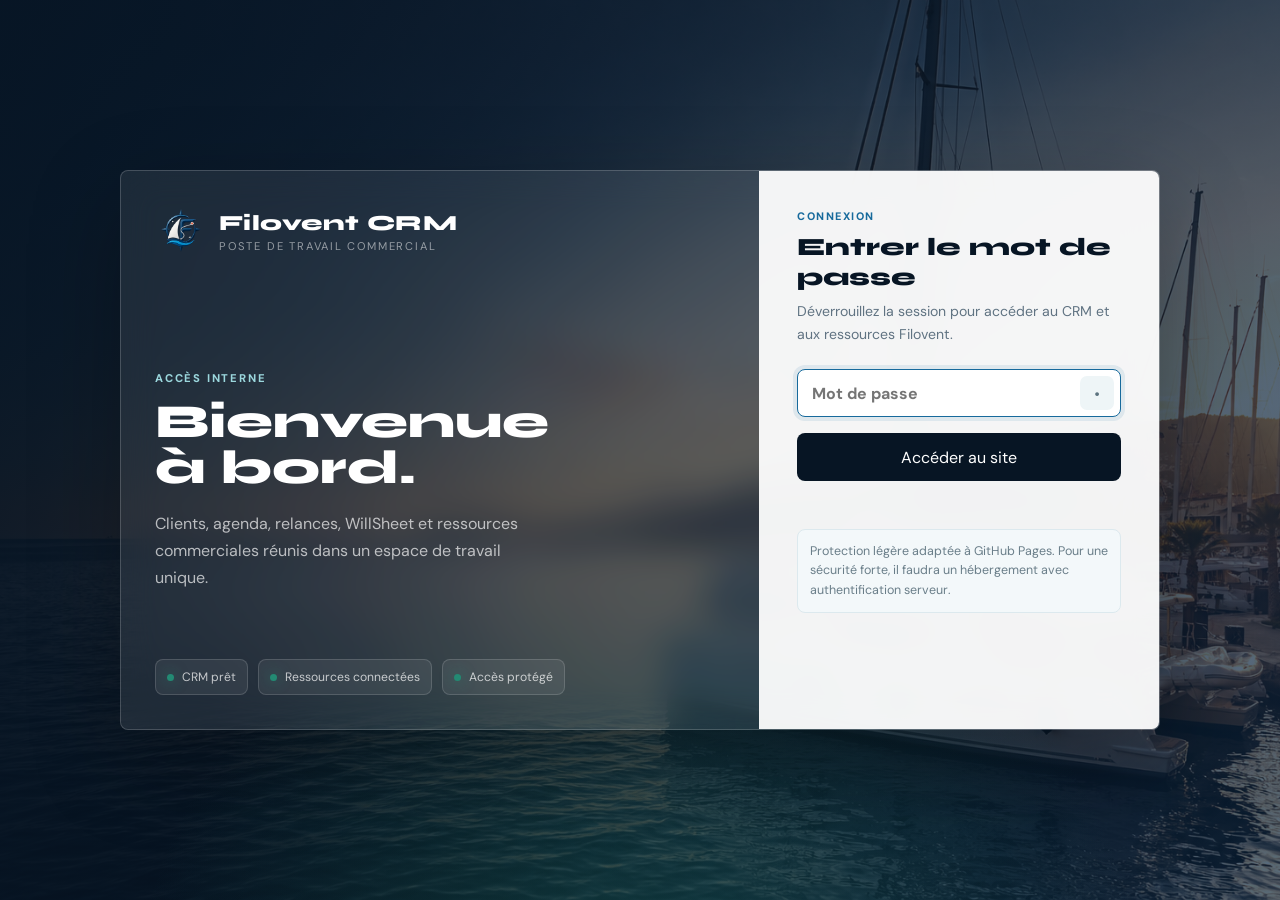
<file: index.html>
<!DOCTYPE html>
<html lang="fr">
<head>
<meta charset="UTF-8">
<meta name="viewport" content="width=device-width, initial-scale=1.0">
<title>Filovent — Accès CRM</title>
<link rel="icon" href="assets/filovent-mark.png">
<link rel="preconnect" href="https://fonts.googleapis.com">
<link href="https://fonts.googleapis.com/css2?family=Syne:wght@700;800&family=DM+Sans:wght@400;500;700&display=swap" rel="stylesheet">
<style>
*,*::before,*::after{box-sizing:border-box;margin:0;padding:0}
:root{--nav:#071524;--nav2:#0b2642;--accent:#176a9c;--green:#238a73;--gold:#c9913a;--red:#d85d4a;--line:rgba(255,255,255,.18)}
html,body{min-height:100%;font-family:'DM Sans',system-ui,sans-serif;color:#fff;background:#071524}
body{display:grid;place-items:center;overflow:hidden}
.shell{position:relative;width:100%;min-height:100vh;display:grid;place-items:center;padding:28px;isolation:isolate}
.shell::before{content:"";position:absolute;inset:0;background:linear-gradient(110deg,rgba(7,21,36,.94),rgba(7,21,36,.72) 48%,rgba(11,38,66,.68)),url("assets/filovent-hero-marina.png") center/cover;z-index:-2}
.shell::after{content:"";position:absolute;inset:0;background:radial-gradient(circle at 50% 115%,rgba(35,138,115,.32),transparent 42%);z-index:-1}
.login{width:min(1040px,100%);display:grid;grid-template-columns:minmax(0,1fr) 400px;min-height:560px;border:1px solid var(--line);background:rgba(255,255,255,.08);backdrop-filter:blur(18px);box-shadow:0 30px 90px rgba(0,0,0,.28);border-radius:8px;overflow:hidden}
.panel{padding:34px;display:flex;flex-direction:column}
.brand{display:flex;align-items:center;gap:12px;margin-bottom:auto}
.brand img{width:52px;height:52px;object-fit:contain}
.brand-name{font-family:'Syne',sans-serif;font-size:1.35rem;font-weight:800;letter-spacing:.02em}
.brand-sub{font-size:.7rem;text-transform:uppercase;letter-spacing:.16em;color:rgba(255,255,255,.52);margin-top:3px}
.hero-copy{max-width:440px;margin:70px 0 24px}
.eyebrow{font-size:.7rem;font-weight:800;letter-spacing:.16em;text-transform:uppercase;color:#9bd7dd;margin-bottom:14px}
h1{font-family:'Syne',sans-serif;font-size:clamp(2.35rem,3.7vw,3.45rem);line-height:.98;font-weight:800;letter-spacing:0;max-width:100%;overflow-wrap:normal}
.lead{font-size:1rem;line-height:1.7;color:rgba(255,255,255,.68);margin-top:18px;max-width:390px}
.status-row{display:flex;gap:10px;flex-wrap:wrap;margin-top:auto}
.status{display:flex;align-items:center;gap:8px;border:1px solid rgba(255,255,255,.15);background:rgba(255,255,255,.07);border-radius:8px;padding:9px 11px;font-size:.76rem;color:rgba(255,255,255,.72)}
.dot{width:7px;height:7px;border-radius:50%;background:var(--green);box-shadow:0 0 14px rgba(35,138,115,.8)}
.form-panel{background:rgba(255,255,255,.94);color:#102033;padding:38px;justify-content:center}
.form-kicker{font-size:.68rem;font-weight:800;letter-spacing:.14em;text-transform:uppercase;color:var(--accent);margin-bottom:9px}
.form-title{font-family:'Syne',sans-serif;font-size:1.55rem;font-weight:800;color:var(--nav);margin-bottom:8px}
.form-text{font-size:.88rem;line-height:1.6;color:#607382;margin-bottom:24px}
.field{position:relative;margin-bottom:12px}
.field input{width:100%;height:48px;border-radius:8px;border:1px solid #d6e4ea;background:#fff;padding:0 46px 0 14px;font:inherit;font-weight:700;color:var(--nav);outline:none;transition:.16s}
.field input:focus{border-color:var(--accent);box-shadow:0 0 0 4px rgba(23,106,156,.1)}
.field button{position:absolute;right:7px;top:7px;width:34px;height:34px;border:none;border-radius:7px;background:#eef5f7;color:#5d7480;cursor:pointer;font-weight:800}
.unlock{width:100%;height:48px;border:none;border-radius:8px;background:var(--nav);color:#fff;font-weight:800;font:inherit;cursor:pointer;transition:.16s;margin-top:4px}
.unlock:hover{background:var(--nav2);transform:translateY(-1px)}
.error{min-height:20px;color:var(--red);font-size:.78rem;font-weight:700;margin-top:10px}
.hint{margin-top:18px;padding:12px;border-radius:8px;background:#f3f8fa;border:1px solid #dce9ee;color:#6a7e89;font-size:.78rem;line-height:1.55}
@media(max-width:900px){body{overflow:auto}.shell{padding:14px}.login{grid-template-columns:1fr;min-height:0}.panel{padding:24px}.hero-copy{margin:46px 0 24px}.form-panel{padding:26px}.status-row{display:none}h1{font-size:clamp(2.15rem,10vw,3rem)}}
</style>
</head>
<body>
<main class="shell">
  <section class="login">
    <div class="panel">
      <div class="brand">
        <img src="assets/filovent-mark.png" alt="">
        <div>
          <div class="brand-name">Filovent CRM</div>
          <div class="brand-sub">Poste de travail commercial</div>
        </div>
      </div>
      <div class="hero-copy">
        <div class="eyebrow">Accès interne</div>
        <h1>Bienvenue à bord.</h1>
        <p class="lead">Clients, agenda, relances, WillSheet et ressources commerciales réunis dans un espace de travail unique.</p>
      </div>
      <div class="status-row">
        <div class="status"><span class="dot"></span> CRM prêt</div>
        <div class="status"><span class="dot"></span> Ressources connectées</div>
        <div class="status"><span class="dot"></span> Accès protégé</div>
      </div>
    </div>
    <form class="form-panel" onsubmit="unlock(event)">
      <div class="form-kicker">Connexion</div>
      <div class="form-title">Entrer le mot de passe</div>
      <p class="form-text">Déverrouillez la session pour accéder au CRM et aux ressources Filovent.</p>
      <div class="field">
        <input id="password" type="password" autocomplete="current-password" placeholder="Mot de passe" autofocus>
        <button type="button" onclick="togglePassword()" aria-label="Afficher le mot de passe">•</button>
      </div>
      <button class="unlock" type="submit">Accéder au site</button>
      <div class="error" id="error"></div>
      <div class="hint">Protection légère adaptée à GitHub Pages. Pour une sécurité forte, il faudra un hébergement avec authentification serveur.</div>
    </form>
  </section>
</main>
<script>
const SITE_PASSWORD='file au vent';
const AUTH_KEY='filovent_site_auth';
const requested=new URLSearchParams(location.search).get('next')||'';
const DESTINATION=requested&&!requested.includes('://')&&!requested.startsWith('/')?requested:'agenda.html';
function unlock(event){
  event.preventDefault();
  const input=document.getElementById('password');
  const error=document.getElementById('error');
  if(input.value.trim()===SITE_PASSWORD){
    sessionStorage.setItem(AUTH_KEY,'ok');
    error.textContent='';
    window.location.href=DESTINATION;
  }else{
    error.textContent='Mot de passe incorrect.';
    input.select();
  }
}
function togglePassword(){
  const input=document.getElementById('password');
  input.type=input.type==='password'?'text':'password';
  input.focus();
}
</script>
</body>
</html>
</file>
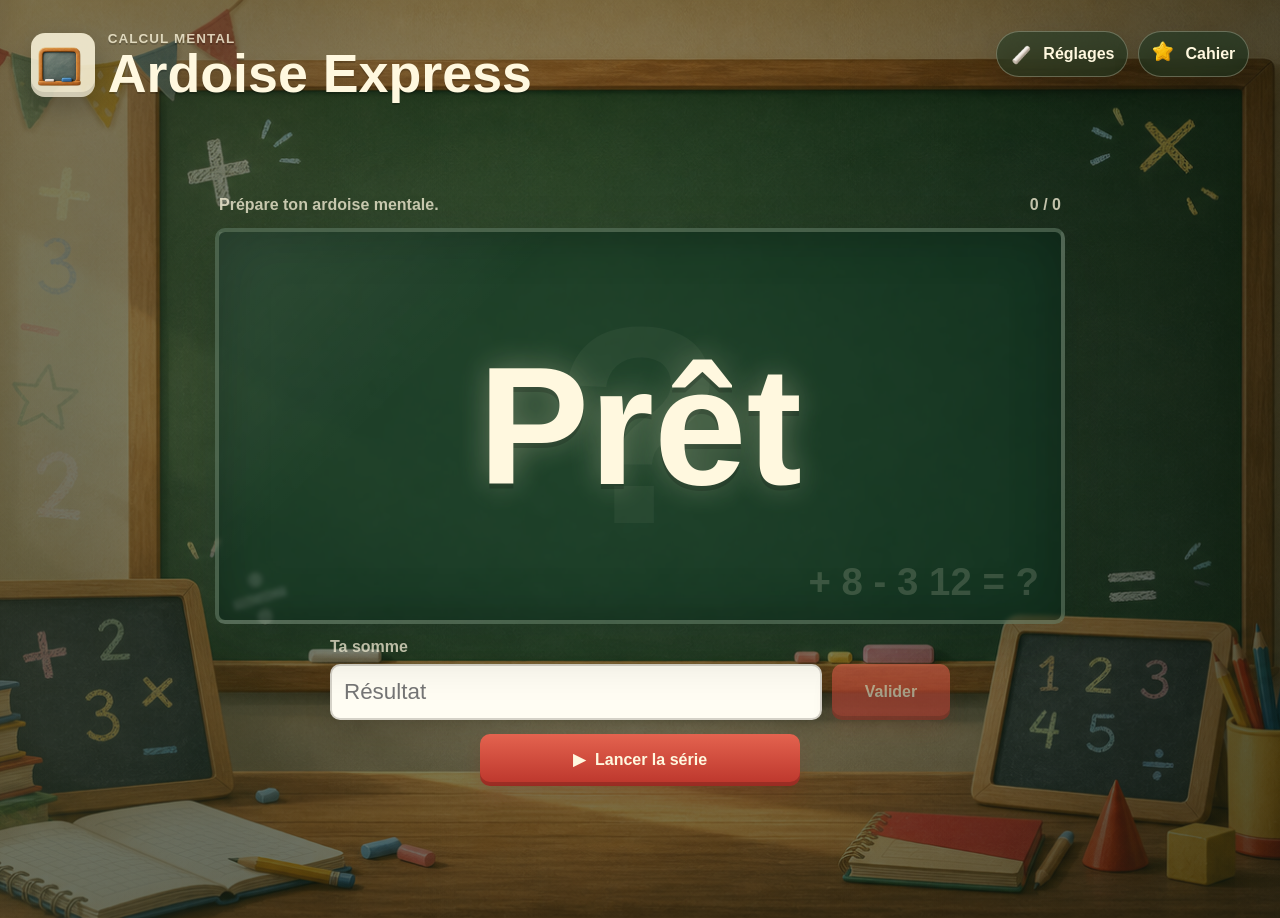
<file: mental-math-school/index.html>
<!doctype html>
<html lang="fr">
  <head>
    <meta charset="UTF-8" />
    <meta name="viewport" content="width=device-width, initial-scale=1.0" />
    <title>Ardoise Express - Calcul mental</title>
    <link rel="stylesheet" href="styles.css" />
  </head>
  <body>
    <main class="app-shell">
      <section class="hero-board" aria-label="Jeu de calcul mental">
        <div class="top-bar">
          <div class="brand-lockup">
            <img class="brand-mark" src="assets/icon-slate.png" alt="" />
            <div>
              <p class="eyebrow">Calcul mental</p>
              <h1>Ardoise Express</h1>
            </div>
          </div>
          <div class="quick-actions" aria-label="Actions rapides">
            <button class="ghost-action" id="settingsButton" type="button" aria-controls="settingsDrawer" aria-expanded="false">
              <img src="assets/icon-chalk.png" alt="" />
              Réglages
            </button>
            <button class="ghost-action" id="notebookButton" type="button" aria-controls="notebookDrawer" aria-expanded="false">
              <img src="assets/icon-star.png" alt="" />
              Cahier
            </button>
          </div>
        </div>

        <div class="game-grid" id="gameArea">
          <section class="play-stage" aria-label="Tableau de jeu">
            <div class="chalk-status">
              <span id="statusText">Prépare ton ardoise mentale.</span>
              <span id="progressText">0 / 0</span>
            </div>

            <div class="number-window" id="numberWindow">
              <span class="number-ghost">?</span>
              <strong id="currentNumber">Prêt</strong>
            </div>

            <form class="answer-form" id="answerForm">
              <label for="answerInput">Ta somme</label>
              <div class="answer-row">
                <input id="answerInput" type="number" inputmode="numeric" placeholder="Résultat" disabled />
                <button id="checkButton" type="submit" disabled>Valider</button>
              </div>
            </form>

            <div class="result-slate" id="resultSlate" hidden>
              <span>Résultat</span>
              <strong id="resultValue">0</strong>
              <p id="resultMessage"></p>
            </div>

            <button class="primary-action stage-start" id="startButton" type="button">
              <span aria-hidden="true">▶</span>
              Lancer la série
            </button>
          </section>
        </div>

        <aside class="drawer drawer-left" id="settingsDrawer" aria-label="Réglages de la partie" hidden>
          <div class="settings-panel">
            <div class="panel-title">
              <img class="panel-icon" src="assets/icon-chalk.png" alt="" />
              <h2>Réglages</h2>
            </div>

            <label class="field-group">
              <span>Niveau</span>
              <select id="levelSelect">
                <option value="easy">CP - Doux</option>
                <option value="medium" selected>CE1/CE2 - Agile</option>
                <option value="hard">CM1/CM2 - Rapide</option>
              </select>
            </label>

            <label class="field-group">
              <span>Nombre de chiffres</span>
              <input id="lengthInput" type="range" min="4" max="14" value="7" />
              <output id="lengthValue">7</output>
            </label>

            <label class="field-group">
              <span>Vitesse</span>
              <input id="speedInput" type="range" min="450" max="1800" step="50" value="1000" />
              <output id="speedValue">1.0 s</output>
            </label>

            <label class="toggle-row">
              <input id="negativeToggle" type="checkbox" />
              <span>Inclure des nombres négatifs</span>
            </label>
          </div>
        </aside>

        <aside class="drawer drawer-right" id="notebookDrawer" aria-label="Progression" hidden>
          <div class="notebook-panel">
            <div class="panel-title">
              <img class="panel-icon" src="assets/icon-star.png" alt="" />
              <h2>Cahier</h2>
            </div>

            <div class="stats-list">
              <div>
                <span>Série</span>
                <strong id="roundCount">0</strong>
              </div>
              <div>
                <span>Bonnes réponses</span>
                <strong id="correctCount">0</strong>
              </div>
              <div>
                <span>Meilleure série</span>
                <strong id="bestStreak">0</strong>
              </div>
              <div>
                <span>Dernier total</span>
                <strong id="lastTotal">-</strong>
              </div>
            </div>

            <div class="history-block">
              <h3>Derniers essais</h3>
              <ol id="historyList"></ol>
            </div>
          </div>
        </aside>
      </section>
    </main>

    <script src="app.js"></script>
  </body>
</html>
</file>
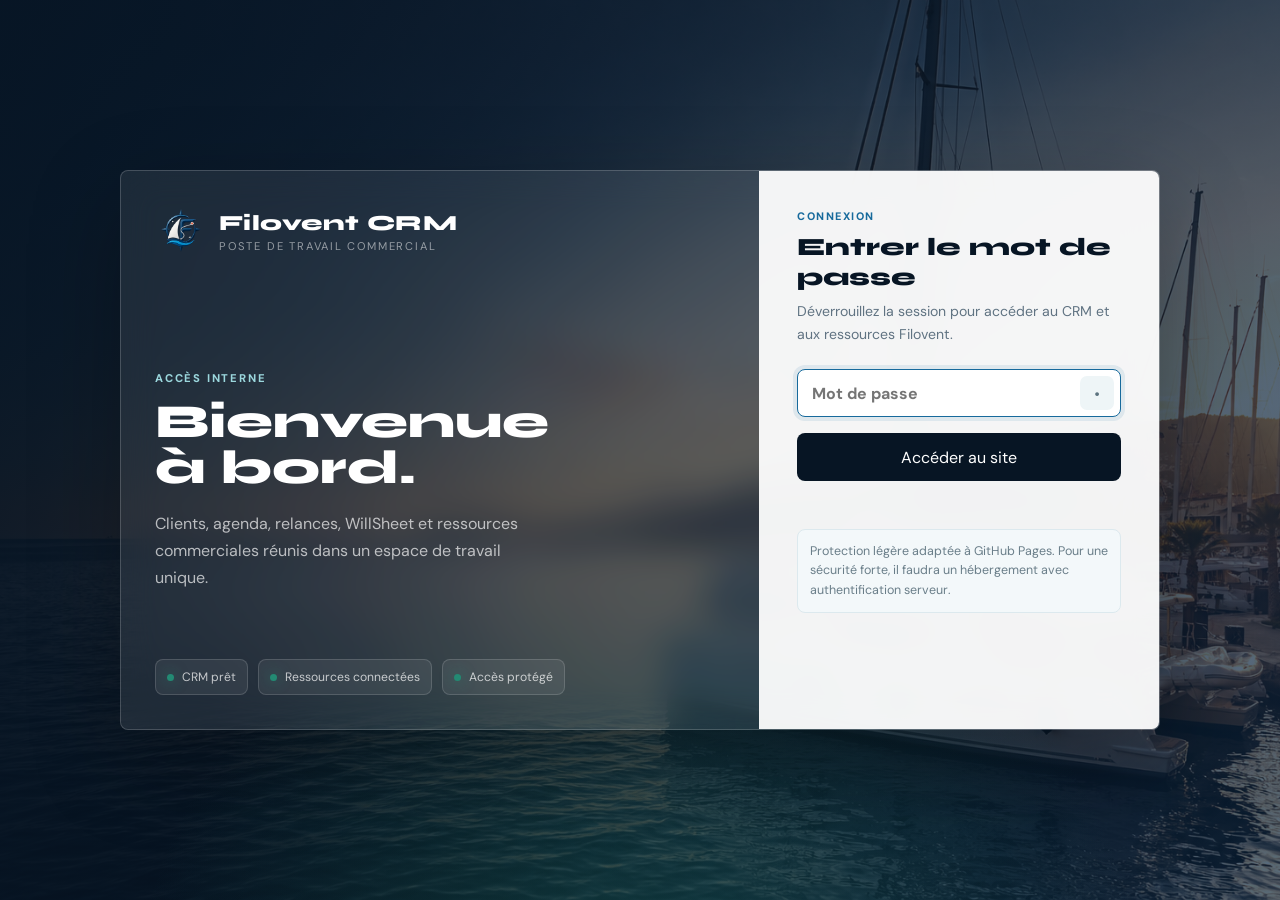
<file: elearning.html>
<!DOCTYPE html>
<html lang="fr">
<head>
<script>
(function(){
  if(sessionStorage.getItem('filovent_site_auth')!=='ok'){
    const here=location.pathname.split('/').pop()+location.search+location.hash;
    location.replace('index.html?next='+encodeURIComponent(here));
  }
})();
</script>
    <meta charset="UTF-8">
    <meta name="viewport" content="width=device-width, initial-scale=1.0">
    <title>Filovent — E-Learning</title>
    <link rel="icon" href="assets/filovent-mark.png">
    <link href="https://cdn.jsdelivr.net/npm/bootstrap@5.3.0/dist/css/bootstrap.min.css" rel="stylesheet">
    <link rel="stylesheet" href="https://cdn.jsdelivr.net/npm/bootstrap-icons@1.11.0/font/bootstrap-icons.css">
    <link href="https://fonts.googleapis.com/css2?family=Inter:wght@300;400;500;600;700&family=Syne:wght@700;800&display=swap" rel="stylesheet">
    <style>
        :root {
            --sidebar-width: 290px;
            --navy: #071524;
            --ocean: #0b2642;
            --sky: #e8f6f5;
            --sand: #f7f4ee;
            --wave: #176a9c;
            --coral: #d85d4a;
            --seafoam: #238a73;
            --gold: #c9913a;
            --bg: #f4f8fa;
            --card: #ffffff;
            --border: #d9e4ea;
            --text: #102033;
            --text-2: #394f60;
            --text-3: #7c909b;
            --sidebar-bg: #071524;
            --sidebar-border: rgba(255,255,255,0.09);
        }
        * { box-sizing: border-box; margin: 0; padding: 0; }
        body { min-height: 100vh; background: var(--bg); font-family: 'Inter', system-ui, sans-serif; color: var(--text); }
        ::-webkit-scrollbar { width: 5px; height: 5px; }
        ::-webkit-scrollbar-track { background: transparent; }
        ::-webkit-scrollbar-thumb { background: rgba(0,0,0,0.12); border-radius: 4px; }

        /* ─── SIDEBAR ─── */
        #sidebar {
            width: var(--sidebar-width); background: linear-gradient(180deg,rgba(7,21,36,.98),rgba(11,38,66,.96)),url("assets/filovent-hero-marina.png") center/cover;
            display: flex; flex-direction: column;
            position: fixed; height: 100vh; z-index: 1000;
            box-shadow: 3px 0 20px rgba(13,34,64,0.18);
        }
        .sidebar-header {
            padding: 22px 18px 16px; border-bottom: 1px solid var(--sidebar-border); text-align: center;
        }
        .sidebar-header a.back-link {
            display: inline-block; color: rgba(255,255,255,0.4); text-decoration: none;
            font-size: 0.75rem; margin-bottom: 10px; transition: color 0.15s;
        }
        .sidebar-header a.back-link:hover { color: rgba(255,255,255,0.8); }
        .sidebar-header .book-title {
            font-family: 'Syne', sans-serif; font-size: 1.35rem; font-weight: 800;
            color: white; letter-spacing: -0.01em;
        }
        .sidebar-header .tagline {
            font-size: 0.68rem; letter-spacing: 0.12em; text-transform: uppercase;
            color: rgba(255,255,255,0.38); margin-top: 8px; font-weight: 500;
            display: flex; align-items: center; gap: 6px; justify-content: center;
        }
        .sidebar-body { overflow-y: auto; flex-grow: 1; padding: 6px 0 20px; }

        .accordion-button {
            font-weight: 600; color: rgba(255,255,255,0.75) !important;
            padding: 9px 16px; background: transparent !important; box-shadow: none !important;
            font-size: 0.8rem; font-family: 'Inter', sans-serif; letter-spacing: 0.01em;
            transition: color 0.15s, background 0.15s;
        }
        .accordion-button:hover { color: white !important; background: rgba(255,255,255,0.04) !important; }
        .accordion-button::after { filter: brightness(0) invert(1); opacity: 0.3; width: 12px; height: 12px; background-size: 12px; }
        .accordion-button:not(.collapsed) { color: white !important; background: rgba(255,255,255,0.06) !important; }
        .accordion-button:not(.collapsed)::after { opacity: 0.6; }
        .accordion-item { border: none; border-bottom: 1px solid var(--sidebar-border); background: transparent; }
        .accordion-body { padding: 2px 0 8px; }

        .dest-link {
            display: flex; align-items: center; gap: 8px;
            padding: 6px 16px 6px 32px;
            color: rgba(255,255,255,0.48); text-decoration: none;
            font-size: 0.8rem; transition: all 0.15s; position: relative;
            border-radius: 0 6px 6px 0; margin-right: 8px;
        }
        .dest-link:hover { color: rgba(255,255,255,0.92); background: rgba(255,255,255,0.06); }
        .dest-link.active { color: white; font-weight: 600; background: rgba(201,145,58,0.32); }
        .dest-link.active::before {
            content: ''; position: absolute; left: 0; top: 0;
            height: 100%; width: 3px; background: var(--gold);
        }
        .dest-link .score-badge {
            margin-left: auto; font-size: 0.65rem; padding: 1px 6px;
            border-radius: 20px; font-weight: 600;
        }
        .dest-link .score-badge.perfect { background: rgba(26,155,114,0.3); color: #5ecba5; }
        .dest-link .score-badge.partial { background: rgba(201,145,58,0.3); color: #e0b870; }
        .dest-link .score-badge.none { background: transparent; color: transparent; }

        /* ─── MAIN CONTENT ─── */
        #main-content { margin-left: var(--sidebar-width); padding: 36px 48px; min-height: 100vh; }
        .section-panel { display: none; animation: fadeIn 0.25s ease; max-width: 960px; margin: 0 auto; }
        .section-panel.active { display: block; }
        @keyframes fadeIn { from { opacity: 0; transform: translateY(8px); } to { opacity: 1; transform: translateY(0); } }

        .page-header { margin-bottom: 28px; padding-bottom: 22px; border-bottom: 2px solid var(--border); }
        .page-header h1 { font-family: 'Syne', sans-serif; font-size: 1.85rem; font-weight: 800; color: var(--navy); line-height: 1.2; }
        .page-header .subtitle { font-size: 0.88rem; color: var(--text-3); margin-top: 6px; }

        /* ─── HOME CARDS ─── */
        .module-grid { display: grid; grid-template-columns: repeat(auto-fill, minmax(280px, 1fr)); gap: 16px; margin-top: 24px; }
        .module-card {
            background: var(--card); border: 1px solid var(--border); border-radius: 14px;
            padding: 22px 24px; cursor: pointer; transition: all 0.2s;
            box-shadow: 0 1px 6px rgba(13,34,64,0.05);
        }
        .module-card:hover { transform: translateY(-3px); box-shadow: 0 6px 20px rgba(13,34,64,0.1); border-color: var(--gold); }
        .module-card .mc-icon { font-size: 1.6rem; margin-bottom: 10px; }
        .module-card .mc-title { font-family: 'Syne', sans-serif; font-weight: 800; font-size: 1rem; color: var(--navy); margin-bottom: 6px; }
        .module-card .mc-desc { font-size: 0.8rem; color: var(--text-3); line-height: 1.5; margin-bottom: 12px; }
        .module-card .mc-meta { display: flex; gap: 10px; font-size: 0.7rem; color: var(--text-3); }
        .module-card .mc-meta span { display: flex; align-items: center; gap: 4px; }
        .mc-progress { height: 4px; background: var(--border); border-radius: 2px; margin-top: 12px; overflow: hidden; }
        .mc-progress-bar { height: 100%; border-radius: 2px; transition: width 0.4s; }
        .mc-progress-bar.green { background: var(--seafoam); }
        .mc-progress-bar.gold { background: var(--gold); }

        /* ─── STATS ─── */
        .stats-row { display: grid; grid-template-columns: repeat(4, 1fr); gap: 16px; margin-bottom: 32px; }
        .stat-card {
            border-radius: 14px; padding: 20px 22px;
            box-shadow: 0 1px 6px rgba(13,34,64,0.05);
        }
        .stat-card.navy { background: var(--navy); color: white; }
        .stat-card.white { background: white; border: 1px solid var(--border); }
        .stat-num { font-size: 2rem; font-weight: 800; font-family: 'Syne', sans-serif; line-height: 1; }
        .stat-label { font-size: 0.8rem; opacity: 0.7; margin-top: 2px; }

        /* ─── QUIZ PANEL ─── */
        .quiz-container { max-width: 720px; }
        .quiz-progress { display: flex; align-items: center; gap: 12px; margin-bottom: 24px; }
        .quiz-progress-bar { flex: 1; height: 6px; background: var(--border); border-radius: 3px; overflow: hidden; }
        .quiz-progress-fill { height: 100%; background: var(--gold); border-radius: 3px; transition: width 0.4s; }
        .quiz-progress-text { font-size: 0.8rem; color: var(--text-3); font-weight: 600; white-space: nowrap; }

        .quiz-question {
            background: var(--card); border: 1px solid var(--border); border-radius: 16px;
            padding: 28px 32px; margin-bottom: 20px;
            box-shadow: 0 2px 10px rgba(13,34,64,0.06);
        }
        .quiz-question h3 {
            font-family: 'Syne', sans-serif; font-size: 1.1rem; font-weight: 800;
            color: var(--navy); margin-bottom: 6px;
        }
        .quiz-question .q-text { font-size: 0.92rem; color: var(--text); line-height: 1.7; margin-bottom: 20px; }

        .q-option {
            display: block; width: 100%; text-align: left;
            padding: 14px 18px; margin-bottom: 10px;
            border: 2px solid var(--border); border-radius: 12px;
            background: white; cursor: pointer; font-size: 0.88rem;
            color: var(--text); transition: all 0.2s; font-family: 'Inter', sans-serif;
        }
        .q-option:hover:not(.locked) { border-color: var(--gold); background: #fffaf0; }
        .q-option.selected { border-color: var(--wave); background: var(--sky); font-weight: 600; }
        .q-option.correct { border-color: var(--seafoam); background: #e8f7f1; }
        .q-option.incorrect { border-color: var(--coral); background: #fdf0ee; opacity: 0.7; }
        .q-option.locked { cursor: default; }

        .q-explanation {
            display: none; padding: 16px 18px; border-radius: 12px;
            font-size: 0.85rem; line-height: 1.7; margin-top: 16px;
        }
        .q-explanation.show { display: block; }
        .q-explanation.correct-exp { background: #e8f7f1; border-left: 3px solid var(--seafoam); color: var(--text-2); }
        .q-explanation.incorrect-exp { background: #fdf0ee; border-left: 3px solid var(--coral); color: var(--text-2); }

        .quiz-actions { display: flex; gap: 12px; margin-top: 24px; }
        .btn-quiz {
            padding: 10px 24px; border-radius: 10px; font-size: 0.88rem;
            font-weight: 600; border: none; cursor: pointer; transition: all 0.2s;
            font-family: 'Inter', sans-serif;
        }
        .btn-quiz.primary { background: var(--gold); color: white; }
        .btn-quiz.primary:hover { background: #b8822e; }
        .btn-quiz.secondary { background: white; border: 1px solid var(--border); color: var(--text-2); }
        .btn-quiz.secondary:hover { background: var(--bg); }

        /* ─── RESULTS ─── */
        .results-card {
            background: var(--card); border: 1px solid var(--border); border-radius: 16px;
            padding: 36px; text-align: center;
            box-shadow: 0 2px 10px rgba(13,34,64,0.06);
        }
        .results-score { font-family: 'Syne', sans-serif; font-size: 3rem; font-weight: 800; }
        .results-score.good { color: var(--seafoam); }
        .results-score.ok { color: var(--gold); }
        .results-score.bad { color: var(--coral); }
        .results-label { color: var(--text-3); font-size: 0.9rem; margin-top: 4px; }
        .results-message { font-size: 1rem; color: var(--text); margin: 20px 0; font-weight: 500; }

        /* ─── HOME LINK ─── */
        #home-link {
            display: inline-flex; align-items: center; gap: 6px;
            padding: 5px 14px; border-radius: 8px; margin: 8px 10px 4px;
            background: rgba(201,145,58,0.2); color: #e0b870;
            font-size: 0.8rem; font-weight: 600; text-decoration: none;
            transition: all 0.15s;
        }
        #home-link:hover { background: rgba(201,145,58,0.35); color: white; }

        @media (max-width: 768px) {
            #sidebar { display: none; }
            #main-content { margin-left: 0; padding: 20px 16px; }
            .stats-row { grid-template-columns: repeat(2, 1fr); }
        }
    </style>
    <link rel="stylesheet" href="assets/resource-shell.css">
</head>
<body>

<!-- ═══════ SIDEBAR ═══════ -->
<div id="sidebar">
    <div class="sidebar-header">
        <a href="agenda.html" class="resource-top-link"><i class="bi bi-arrow-left"></i> CRM 2.0</a>
        <div class="resource-brand">
            <img src="assets/filovent-mark.png" alt="">
            <div>
                <div class="resource-title">Learning</div>
                <div class="resource-subtitle">Modules de formation</div>
            </div>
        </div>
        <div class="resource-switcher">
            <a href="greenbook.html"><span>📗</span>Greenbook</a>
            <a href="bluebook.html"><span>📘</span>Bluebook</a>
            <a href="itineraires.html"><span>🧭</span>Itinéraires</a>
            <a class="active" href="elearning.html"><span>🎓</span>Learning</a>
        </div>
    </div>

    <div class="sidebar-body">
        <div style="padding:8px 10px 4px">
            <a href="#" id="home-link">🏠 Accueil</a>
        </div>
        <div class="accordion" id="sidebarAccordion">

            <!-- Module 1: Greenbook - Destinations -->
            <div class="accordion-item">
                <h2 class="accordion-header">
                    <button class="accordion-button collapsed" type="button" data-bs-toggle="collapse" data-bs-target="#accGB1">📗 Destinations — France</button>
                </h2>
                <div id="accGB1" class="accordion-collapse collapse">
                    <div class="accordion-body">
                        <a href="#" class="dest-link" data-section="quiz-bretagne">Bretagne <span class="score-badge none" id="badge-quiz-bretagne"></span></a>
                        <a href="#" class="dest-link" data-section="quiz-corse">Corse <span class="score-badge none" id="badge-quiz-corse"></span></a>
                        <a href="#" class="dest-link" data-section="quiz-cotedazur">Côte d'Azur <span class="score-badge none" id="badge-quiz-cotedazur"></span></a>
                    </div>
                </div>
            </div>

            <div class="accordion-item">
                <h2 class="accordion-header">
                    <button class="accordion-button collapsed" type="button" data-bs-toggle="collapse" data-bs-target="#accGB2">📗 Destinations — Croatie</button>
                </h2>
                <div id="accGB2" class="accordion-collapse collapse">
                    <div class="accordion-body">
                        <a href="#" class="dest-link" data-section="quiz-split">Split / Trogir <span class="score-badge none" id="badge-quiz-split"></span></a>
                        <a href="#" class="dest-link" data-section="quiz-zadar">Zadar / Kornati <span class="score-badge none" id="badge-quiz-zadar"></span></a>
                        <a href="#" class="dest-link" data-section="quiz-dubrovnik">Dubrovnik <span class="score-badge none" id="badge-quiz-dubrovnik"></span></a>
                    </div>
                </div>
            </div>

            <div class="accordion-item">
                <h2 class="accordion-header">
                    <button class="accordion-button collapsed" type="button" data-bs-toggle="collapse" data-bs-target="#accGB3">📗 Destinations — Grèce</button>
                </h2>
                <div id="accGB3" class="accordion-collapse collapse">
                    <div class="accordion-body">
                        <a href="#" class="dest-link" data-section="quiz-ioniennes">Ioniennes <span class="score-badge none" id="badge-quiz-ioniennes"></span></a>
                        <a href="#" class="dest-link" data-section="quiz-cyclades">Cyclades <span class="score-badge none" id="badge-quiz-cyclades"></span></a>
                        <a href="#" class="dest-link" data-section="quiz-saronique">Golfe Saronique <span class="score-badge none" id="badge-quiz-saronique"></span></a>
                    </div>
                </div>
            </div>

            <div class="accordion-item">
                <h2 class="accordion-header">
                    <button class="accordion-button collapsed" type="button" data-bs-toggle="collapse" data-bs-target="#accGB4">📗 Destinations — Italie / Espagne</button>
                </h2>
                <div id="accGB4" class="accordion-collapse collapse">
                    <div class="accordion-body">
                        <a href="#" class="dest-link" data-section="quiz-toscane">Italie Continentale <span class="score-badge none" id="badge-quiz-toscane"></span></a>
                        <a href="#" class="dest-link" data-section="quiz-sardaigne">Sardaigne <span class="score-badge none" id="badge-quiz-sardaigne"></span></a>
                        <a href="#" class="dest-link" data-section="quiz-sicile">Sicile & Éoliennes <span class="score-badge none" id="badge-quiz-sicile"></span></a>
                        <a href="#" class="dest-link" data-section="quiz-baleares">Baléares <span class="score-badge none" id="badge-quiz-baleares"></span></a>
                    </div>
                </div>
            </div>

            <div class="accordion-item">
                <h2 class="accordion-header">
                    <button class="accordion-button collapsed" type="button" data-bs-toggle="collapse" data-bs-target="#accGB5">📗 Destinations — Caraïbes & Océan Indien</button>
                </h2>
                <div id="accGB5" class="accordion-collapse collapse">
                    <div class="accordion-body">
                        <a href="#" class="dest-link" data-section="quiz-martinique">Martinique <span class="score-badge none" id="badge-quiz-martinique"></span></a>
                        <a href="#" class="dest-link" data-section="quiz-bvi">Îles Vierges (BVI) <span class="score-badge none" id="badge-quiz-bvi"></span></a>
                        <a href="#" class="dest-link" data-section="quiz-seychelles">Seychelles <span class="score-badge none" id="badge-quiz-seychelles"></span></a>
                    </div>
                </div>
            </div>

            <div class="accordion-item">
                <h2 class="accordion-header">
                    <button class="accordion-button collapsed" type="button" data-bs-toggle="collapse" data-bs-target="#accGB6">📗 Destinations — Turquie</button>
                </h2>
                <div id="accGB6" class="accordion-collapse collapse">
                    <div class="accordion-body">
                        <a href="#" class="dest-link" data-section="quiz-turquie">Côtes Lycienne & Carienne <span class="score-badge none" id="badge-quiz-turquie"></span></a>
                    </div>
                </div>
            </div>

            <!-- Module 2: Bluebook sections -->
            <div class="accordion-item">
                <h2 class="accordion-header">
                    <button class="accordion-button collapsed" type="button" data-bs-toggle="collapse" data-bs-target="#accBB1">📘 Budgeting & Prix</button>
                </h2>
                <div id="accBB1" class="accordion-collapse collapse">
                    <div class="accordion-body">
                        <a href="#" class="dest-link" data-section="quiz-budgeting">Budget & tarifs <span class="score-badge none" id="badge-quiz-budgeting"></span></a>
                    </div>
                </div>
            </div>

            <div class="accordion-item">
                <h2 class="accordion-header">
                    <button class="accordion-button collapsed" type="button" data-bs-toggle="collapse" data-bs-target="#accBB2">📘 Vocabulaire Nautique</button>
                </h2>
                <div id="accBB2" class="accordion-collapse collapse">
                    <div class="accordion-body">
                        <a href="#" class="dest-link" data-section="quiz-vocab-greement">Gréement <span class="score-badge none" id="badge-quiz-vocab-greement"></span></a>
                        <a href="#" class="dest-link" data-section="quiz-vocab-interieur">Intérieur & Cockpit <span class="score-badge none" id="badge-quiz-vocab-interieur"></span></a>
                        <a href="#" class="dest-link" data-section="quiz-vocab-voiles">Voiles & Amarrage <span class="score-badge none" id="badge-quiz-vocab-voiles"></span></a>
                    </div>
                </div>
            </div>

            <div class="accordion-item">
                <h2 class="accordion-header">
                    <button class="accordion-button collapsed" type="button" data-bs-toggle="collapse" data-bs-target="#accBB3">📘 Chantiers & Modèles</button>
                </h2>
                <div id="accBB3" class="accordion-collapse collapse">
                    <div class="accordion-body">
                        <a href="#" class="dest-link" data-section="quiz-chantiers">Chantiers navals <span class="score-badge none" id="badge-quiz-chantiers"></span></a>
                    </div>
                </div>
            </div>

            <div class="accordion-item">
                <h2 class="accordion-header">
                    <button class="accordion-button collapsed" type="button" data-bs-toggle="collapse" data-bs-target="#accBB4">📘 Fluvial & Sunsail</button>
                </h2>
                <div id="accBB4" class="accordion-collapse collapse">
                    <div class="accordion-body">
                        <a href="#" class="dest-link" data-section="quiz-fluvial">Navigation fluviale <span class="score-badge none" id="badge-quiz-fluvial"></span></a>
                        <a href="#" class="dest-link" data-section="quiz-sunsail">Sunsail & Moorings <span class="score-badge none" id="badge-quiz-sunsail"></span></a>
                    </div>
                </div>
            </div>

            <div class="accordion-item">
                <h2 class="accordion-header">
                    <button class="accordion-button collapsed" type="button" data-bs-toggle="collapse" data-bs-target="#accBB5">📘 Charter Luxe</button>
                </h2>
                <div id="accBB5" class="accordion-collapse collapse">
                    <div class="accordion-body">
                        <a href="#" class="dest-link" data-section="quiz-luxury">Luxury Crewed Charter <span class="score-badge none" id="badge-quiz-luxury"></span></a>
                    </div>
                </div>
            </div>

        </div>
    </div>
</div>

<!-- ═══════ MAIN ═══════ -->
<div id="main-content">

<!-- HOME -->
<div class="section-panel active" id="panel-home">
    <div style="margin-bottom: 32px;">
        <div style="font-family:'Syne',sans-serif; font-size:0.8rem; font-weight:700; letter-spacing:0.12em; text-transform:uppercase; color:var(--gold); margin-bottom:6px;">Formation interactive</div>
        <h1 style="font-family:'Syne',sans-serif; font-size:2rem; font-weight:800; color:var(--navy); line-height:1.2; margin-bottom:10px;">🎓 E-Learning Filovent</h1>
        <p style="color:var(--text-2); font-size:0.97rem; max-width:600px; line-height:1.7;">Testez vos connaissances sur les destinations du Greenbook et les chapitres du Bluebook. Chaque module contient des QCM pour valider votre maîtrise.</p>
    </div>

    <div class="stats-row" id="global-stats">
        <div class="stat-card navy">
            <div class="stat-num" id="stat-modules">25</div>
            <div class="stat-label">modules</div>
        </div>
        <div class="stat-card white">
            <div class="stat-num" style="color:var(--gold);" id="stat-completed">0</div>
            <div class="stat-label" style="color:var(--text-3);">complétés</div>
        </div>
        <div class="stat-card white">
            <div class="stat-num" style="color:var(--seafoam);" id="stat-avg">—</div>
            <div class="stat-label" style="color:var(--text-3);">score moyen</div>
        </div>
        <div class="stat-card white">
            <div class="stat-num" style="color:var(--wave);" id="stat-perfect">0</div>
            <div class="stat-label" style="color:var(--text-3);">scores parfaits</div>
        </div>
    </div>

    <!-- Greenbook modules -->
    <div style="display:flex; align-items:center; gap:10px; margin-bottom:16px;">
        <span style="font-family:'Syne',sans-serif; font-weight:800; font-size:0.95rem; color:var(--navy);">📗 Greenbook — Destinations</span>
        <div style="flex:1; height:1px; background:var(--border);"></div>
    </div>
    <div class="module-grid" id="greenbook-modules"></div>

    <div style="display:flex; align-items:center; gap:10px; margin: 36px 0 16px;">
        <span style="font-family:'Syne',sans-serif; font-weight:800; font-size:0.95rem; color:var(--navy);">📘 Bluebook — Formation Commerciale</span>
        <div style="flex:1; height:1px; background:var(--border);"></div>
    </div>
    <div class="module-grid" id="bluebook-modules"></div>
</div>

<!-- Quiz panels will be injected here by JS -->
<div id="quiz-panels"></div>

</div>

<script src="https://cdn.jsdelivr.net/npm/bootstrap@5.3.0/dist/js/bootstrap.bundle.min.js"></script>
<script>
// ═══════════════════════════════════════════════════════════
// QUIZ DATA - comprehensive QCM for Greenbook + Bluebook
// ═══════════════════════════════════════════════════════════
const quizData = {
    "quiz-bretagne": {
        "title": "🇫🇷 Bretagne",
        "source": "greenbook",
        "icon": "⛵",
        "desc": "Atlantique, marées et navigation en Bretagne",
        "questions": [
            {
                "q": "Quel est le niveau requis pour naviguer en Bretagne ?",
                "options": [
                    "Débutant",
                    "Intermédiaire",
                    "Expérimenté",
                    "Tous niveaux"
                ],
                "correct": 2,
                "explanation": "La Bretagne est réservée aux navigateurs expérimentés en raison des marées fortes et des courants."
            },
            {
                "q": "Quel est le marnage maximum au Nord de la Bretagne ?",
                "options": [
                    "5 mètres",
                    "10 mètres",
                    "15 mètres",
                    "20 mètres"
                ],
                "correct": 2,
                "explanation": "Le marnage peut atteindre 15m au Nord, 5m au Sud."
            },
            {
                "q": "Quel est le vent dominant en Bretagne ?",
                "options": [
                    "Mistral",
                    "Tramontane",
                    "Suroît / Noroît (Ouest)",
                    "Sirocco"
                ],
                "correct": 2,
                "explanation": "Le vent dominant souffle d'Ouest à Est, du Sud-Ouest (Suroît) ou Nord-Ouest (Noroît)."
            },
            {
                "q": "Faut-il un permis bateau pour naviguer en France ?",
                "options": [
                    "Oui, obligatoire",
                    "Non, pas obligatoire",
                    "Seulement en Bretagne",
                    "Seulement pour les catamarans"
                ],
                "correct": 1,
                "explanation": "Le permis bateau n'est pas obligatoire en France, mais une bonne expérience nautique est requise."
            },
            {
                "q": "Quelle vitesse peuvent atteindre les courants au Raz Blanchard ?",
                "options": [
                    "3 nœuds",
                    "7 nœuds",
                    "12 nœuds",
                    "18 nœuds"
                ],
                "correct": 2,
                "explanation": "Les courants au Raz Blanchard peuvent atteindre 12 nœuds."
            },
            {
                "q": "Quelle est la force du vent habituelle en Bretagne ?",
                "options": [
                    "Force 1-2",
                    "Force 2-3",
                    "Force 4-5 (11-21 nœuds)",
                    "Force 7-8"
                ],
                "correct": 2,
                "explanation": "Vent souvent force 4 ou 5 (11 à 21 nœuds), 30 à 40 km/h."
            },
            {
                "q": "Quelle est la température de l'eau en été en Bretagne ?",
                "options": [
                    "10-15°C",
                    "20-25°C",
                    "25-28°C",
                    "Au-dessus de 28°C"
                ],
                "correct": 1,
                "explanation": "Eau entre 20 et 25°C en juin-septembre. Assez froide en avril."
            },
            {
                "q": "Quelles îles visite-t-on en Bretagne Sud au départ de Lorient ?",
                "options": [
                    "Jersey et Guernesey",
                    "Les Glénans, Groix, Belle-Île, Houat",
                    "Ouessant et Molène",
                    "Île de Wight"
                ],
                "correct": 1,
                "explanation": "Au départ de Lorient : Les Glénans, Groix, Belle-Île, Houat, Hoedic."
            },
            {
                "q": "Quel courant fort se trouve dans le Sud-Ouest breton ?",
                "options": [
                    "Raz de Sein",
                    "Raz Blanchard",
                    "Passage du Fromveur",
                    "Raz de Barfleur"
                ],
                "correct": 0,
                "explanation": "Le Raz de Sein est un passage avec des courants forts dans le Sud-Ouest breton."
            },
            {
                "q": "Quel est le prix d'un port en haute saison pour un 40 pieds à Le Palais ?",
                "options": [
                    "15 €",
                    "32 €",
                    "50 €",
                    "80 €"
                ],
                "correct": 1,
                "explanation": "32 € à Le Palais en haute saison pour un monocoque 40 pieds."
            },
            {
                "q": "Comment répondre au client qui dit qu'il pleut tout le temps en Bretagne ?",
                "options": [
                    "C'est vrai, proposer une autre destination",
                    "La Bretagne est très ensoleillée en été",
                    "Proposer un bateau couvert",
                    "Ignorer l'objection"
                ],
                "correct": 1,
                "explanation": "C'est un mythe. La Bretagne est très ensoleillée en été, surtout juillet-août."
            },
            {
                "q": "Quel est le prix d'un monocoque 40 pieds en haute saison en Bretagne ?",
                "options": [
                    "500-800€/sem",
                    "800-1200€/sem",
                    "1500-2200€/sem",
                    "3000-4000€/sem"
                ],
                "correct": 2,
                "explanation": "1500-2200€/semaine en haute saison, 800-1200€ en basse saison."
            },
            {
                "q": "Les traversées en Bretagne durent généralement combien de temps ?",
                "options": [
                    "30 minutes max",
                    "Rarement plus de 2 heures",
                    "4-6 heures",
                    "Plus de 8 heures"
                ],
                "correct": 1,
                "explanation": "Les navigations sont essentiellement courtes, les traversées rarement plus de 2 heures."
            },
            {
                "q": "Quelles bases principales en Bretagne Nord ?",
                "options": [
                    "Lorient et Quiberon",
                    "Saint-Malo, Granville, Cherbourg, Diélette",
                    "Arzon et Crouesty",
                    "Concarneau uniquement"
                ],
                "correct": 1,
                "explanation": "Saint-Malo, Granville, Cherbourg et Diélette sont les bases du Nord."
            }
        ]
    },
    "quiz-corse": {
        "title": "🇫🇷 Corse",
        "source": "greenbook",
        "icon": "🏔",
        "desc": "Libeccio, Bonifacio et les plus belles criques",
        "questions": [
            {
                "q": "Quel est le vent dominant en Corse ?",
                "options": [
                    "Mistral",
                    "Libeccio",
                    "Tramontane",
                    "Ponant"
                ],
                "correct": 1,
                "explanation": "Le Libeccio souffle d'Ouest à Est la plupart de l'année."
            },
            {
                "q": "Quel phénomène amplifie le vent dans les Bouches de Bonifacio ?",
                "options": [
                    "Thermique",
                    "Effet Venturi",
                    "Catabatique",
                    "Brise de terre"
                ],
                "correct": 1,
                "explanation": "L'effet Venturi : si 20 nœuds annoncés, il y en aura 35 dans les Bouches."
            },
            {
                "q": "Quelle plage corse est accessible uniquement en bateau ?",
                "options": [
                    "Palombaggia",
                    "Plage de Saleccia",
                    "Rondinara",
                    "Santa Giulia"
                ],
                "correct": 1,
                "explanation": "La Plage de Saleccia dans le Désert des Agriates."
            },
            {
                "q": "Quelle est la base principale de départ en Corse ?",
                "options": [
                    "Bastia",
                    "Calvi",
                    "Ajaccio (Port Tino Rossi)",
                    "Porto-Vecchio"
                ],
                "correct": 2,
                "explanation": "Ajaccio (Port Tino Rossi) est la base principale."
            },
            {
                "q": "Quelle est la température de l'eau en été en Corse ?",
                "options": [
                    "15-18°C",
                    "Au-dessus de 20°C",
                    "25-28°C",
                    "Au-dessus de 30°C"
                ],
                "correct": 1,
                "explanation": "Eau au-dessus de 20°C de juin à octobre."
            },
            {
                "q": "Combien y a-t-il de ports à Ajaccio ?",
                "options": [
                    "1",
                    "2",
                    "3",
                    "4"
                ],
                "correct": 1,
                "explanation": "2 ports à Ajaccio : Port de l'Amiraute (= Port Charles Ornano) et Tino Rossi."
            },
            {
                "q": "Quel loueur propose des locations non samedi-samedi en Corse ?",
                "options": [
                    "Dream Yacht Charter",
                    "Ajaccio Catamarans",
                    "Kiriacoulis",
                    "Corsica Sailing"
                ],
                "correct": 2,
                "explanation": "Kiriacoulis propose des locations non Saturday-Saturday."
            },
            {
                "q": "Quel autre vent peut souffler en Corse venant du Sahara ?",
                "options": [
                    "Mistral",
                    "Libeccio",
                    "Sirocco",
                    "Tramontane"
                ],
                "correct": 2,
                "explanation": "Le Sirocco vient du Sud (Sahara), en plus du Libeccio et du Mistral."
            },
            {
                "q": "Pourquoi la navigation est dangereuse aux Îles Lavezzi ?",
                "options": [
                    "Requins",
                    "Faibles profondeurs et hauts-fonds",
                    "Pirates",
                    "Courants de marée"
                ],
                "correct": 1,
                "explanation": "Navigation dangereuse à cause des faibles profondeurs, hauts-fonds et forts courants."
            },
            {
                "q": "Quelle zone du Nord de la Corse est moins bondée en haute saison ?",
                "options": [
                    "Bonifacio",
                    "Les Golfes du Nord et la Balagne",
                    "Porto-Vecchio",
                    "Ajaccio"
                ],
                "correct": 1,
                "explanation": "Les Golfes du Nord et la Balagne sont bien moins bondés en haute saison."
            },
            {
                "q": "Quelle base est recommandée pour un budget serré en Corse ?",
                "options": [
                    "Ajaccio Tino Rossi",
                    "Bonifacio",
                    "Calvi Marine",
                    "Porto-Vecchio"
                ],
                "correct": 2,
                "explanation": "Calvi Marine est une bonne alternative pour les clients au budget serré."
            },
            {
                "q": "Quel est le prix d'un monocoque 40 pieds en haute saison en Corse ?",
                "options": [
                    "500-800€",
                    "800-1200€",
                    "1800-2500€",
                    "3000-4000€"
                ],
                "correct": 2,
                "explanation": "1800-2500€/semaine en haute saison (juillet-août)."
            }
        ]
    },
    "quiz-cotedazur": {
        "title": "🇫🇷 Côte d'Azur",
        "source": "greenbook",
        "icon": "☀️",
        "desc": "Calanques, Hyères et les îles",
        "questions": [
            {
                "q": "Quel est le niveau requis pour la Côte d'Azur ?",
                "options": [
                    "Expérimenté",
                    "Intermédiaire",
                    "Facile",
                    "Expert"
                ],
                "correct": 2,
                "explanation": "La Côte d'Azur est une destination facile."
            },
            {
                "q": "Quels archipels sont incontournables sur la Côte d'Azur ?",
                "options": [
                    "Frioul",
                    "Lérins",
                    "Porquerolles et les Îles d'Hyères",
                    "Embiez"
                ],
                "correct": 2,
                "explanation": "Porquerolles et les Îles d'Hyères sont des escales majeures."
            },
            {
                "q": "Quel vent peut souffler très fort sur la Côte d'Azur ?",
                "options": [
                    "Libeccio",
                    "Sirocco",
                    "Mistral",
                    "Tramontane"
                ],
                "correct": 2,
                "explanation": "Le Mistral peut souffler très fort, surtout dans le Golfe du Lion."
            }
        ]
    },
    "quiz-split": {
        "title": "🇭🇷 Split / Trogir",
        "source": "greenbook",
        "icon": "⚓",
        "desc": "Îles Dalmates, Hvar, Vis",
        "questions": [
            {
                "q": "La Croatie est-elle une destination facile ?",
                "options": [
                    "Non, expérimentés uniquement",
                    "Oui, facile",
                    "Moyennement difficile",
                    "Uniquement avec skipper"
                ],
                "correct": 1,
                "explanation": "Split/Trogir est considérée comme facile."
            },
            {
                "q": "Quelles îles visite-t-on au départ de Split ?",
                "options": [
                    "Corfou et Lefkas",
                    "Hvar et Vis",
                    "Mykonos et Santorin",
                    "Majorque et Ibiza"
                ],
                "correct": 1,
                "explanation": "Au départ de Split : Hvar, Vis, Brač, etc."
            },
            {
                "q": "Quel vent local peut souffler fort en Croatie ?",
                "options": [
                    "Mistral",
                    "Bora",
                    "Libeccio",
                    "Tramontane"
                ],
                "correct": 1,
                "explanation": "La Bora est un vent du nord-est très fort en Croatie."
            }
        ]
    },
    "quiz-zadar": {
        "title": "🇭🇷 Zadar / Kornati",
        "source": "greenbook",
        "icon": "🏔",
        "desc": "Kornati, Šibenik, Krka",
        "questions": [
            {
                "q": "Combien d'îles compte l'archipel des Kornati ?",
                "options": [
                    "50",
                    "89",
                    "140",
                    "200"
                ],
                "correct": 2,
                "explanation": "L'archipel des Kornati compte environ 140 îles dans le parc national."
            },
            {
                "q": "Quelle caractéristique définit Zadar/Kornati ?",
                "options": [
                    "Luxe",
                    "Sauvage",
                    "Festif",
                    "Urbain"
                ],
                "correct": 1,
                "explanation": "Zadar/Kornati est caractérisée comme sauvage et naturelle."
            }
        ]
    },
    "quiz-dubrovnik": {
        "title": "🇭🇷 Dubrovnik",
        "source": "greenbook",
        "icon": "🏰",
        "desc": "Korčula, Mljet, Lastovo",
        "questions": [
            {
                "q": "Quel qualificatif décrit le mieux Dubrovnik ?",
                "options": [
                    "Budget",
                    "Sauvage",
                    "Prestige",
                    "Aventure"
                ],
                "correct": 2,
                "explanation": "Dubrovnik est classée comme destination prestige."
            },
            {
                "q": "Quelles îles visite-t-on au départ de Dubrovnik ?",
                "options": [
                    "Hvar et Brač",
                    "Korčula, Mljet et Lastovo",
                    "Les Kornati",
                    "Pag et Rab"
                ],
                "correct": 1,
                "explanation": "Au départ de Dubrovnik : Korčula, Mljet et Lastovo."
            }
        ]
    },
    "quiz-ioniennes": {
        "title": "🇬🇷 Ioniennes",
        "source": "greenbook",
        "icon": "🌿",
        "desc": "Corfou, Lefkas, Kefalonia",
        "questions": [
            {
                "q": "Les Ioniennes sont-elles adaptées aux familles ?",
                "options": [
                    "Non",
                    "Oui, destination famille",
                    "Seulement avec skipper",
                    "Seulement en basse saison"
                ],
                "correct": 1,
                "explanation": "Les Ioniennes sont classées destination famille, facile et protégée."
            },
            {
                "q": "Quelles sont les îles principales des Ioniennes ?",
                "options": [
                    "Mykonos, Santorin",
                    "Corfou, Lefkas, Kefalonia",
                    "Rhodes, Kos",
                    "Skiathos, Skopelos"
                ],
                "correct": 1,
                "explanation": "Corfou, Lefkas et Kefalonia."
            },
            {
                "q": "Quel type de navigation offrent les Ioniennes ?",
                "options": [
                    "Haute mer",
                    "Navigation protégée entre les îles",
                    "Navigation fluviale",
                    "Transatlantique"
                ],
                "correct": 1,
                "explanation": "Navigation protégée entre les îles, idéale pour les familles."
            }
        ]
    },
    "quiz-cyclades": {
        "title": "🇬🇷 Cyclades",
        "source": "greenbook",
        "icon": "🌬",
        "desc": "Mykonos, Santorin, Paros",
        "questions": [
            {
                "q": "Quel vent caractérise les Cyclades en été ?",
                "options": [
                    "Libeccio",
                    "Sirocco",
                    "Meltem",
                    "Bora"
                ],
                "correct": 2,
                "explanation": "Le Meltem souffle fort en été dans les Cyclades."
            },
            {
                "q": "Quel est le niveau conseillé pour les Cyclades ?",
                "options": [
                    "Débutant",
                    "Famille",
                    "Expérimenté (Meltem fort)",
                    "Tous niveaux"
                ],
                "correct": 2,
                "explanation": "Expérience requise en raison du Meltem fort."
            },
            {
                "q": "Quelles îles emblématiques fait-on dans les Cyclades ?",
                "options": [
                    "Corfou et Lefkas",
                    "Mykonos, Santorin, Paros",
                    "Rhodes et Kos",
                    "Hvar et Vis"
                ],
                "correct": 1,
                "explanation": "Mykonos, Santorin et Paros sont les escales emblématiques."
            }
        ]
    },
    "quiz-saronique": {
        "title": "🇬🇷 Golfe Saronique",
        "source": "greenbook",
        "icon": "🏛",
        "desc": "Athènes, Hydra, Égine",
        "questions": [
            {
                "q": "D'où part-on pour le Golfe Saronique ?",
                "options": [
                    "Thessalonique",
                    "Athènes",
                    "Rhodes",
                    "Corfou"
                ],
                "correct": 1,
                "explanation": "Au départ d'Athènes."
            },
            {
                "q": "Quelle île du Saronique interdit les voitures ?",
                "options": [
                    "Égine",
                    "Poros",
                    "Hydra",
                    "Spetses"
                ],
                "correct": 2,
                "explanation": "Hydra est une île sans voitures."
            }
        ]
    },
    "quiz-toscane": {
        "title": "🇮🇹 Italie Continentale",
        "source": "greenbook",
        "icon": "🏛",
        "desc": "Elbe, Ligurie, Naples",
        "questions": [
            {
                "q": "Quel type de destination est l'Italie continentale ?",
                "options": [
                    "Aventure",
                    "Culturel",
                    "Budget",
                    "Sauvage"
                ],
                "correct": 1,
                "explanation": "Classée comme destination culturelle."
            },
            {
                "q": "Quelle île toscane est incontournable ?",
                "options": [
                    "Capri",
                    "L'île d'Elbe",
                    "Ischia",
                    "Procida"
                ],
                "correct": 1,
                "explanation": "L'île d'Elbe est la principale escale en Toscane."
            }
        ]
    },
    "quiz-sardaigne": {
        "title": "🇮🇹 Sardaigne",
        "source": "greenbook",
        "icon": "💎",
        "desc": "Costa Smeralda, Maddalena",
        "questions": [
            {
                "q": "Quel qualificatif pour la Sardaigne ?",
                "options": [
                    "Budget",
                    "Premium",
                    "Aventure",
                    "Sauvage"
                ],
                "correct": 1,
                "explanation": "Classée Premium."
            },
            {
                "q": "Quel archipel est un must en Sardaigne ?",
                "options": [
                    "Kornati",
                    "La Maddalena",
                    "Les Cyclades",
                    "Les Éoliennes"
                ],
                "correct": 1,
                "explanation": "L'archipel de La Maddalena, eaux cristallines."
            }
        ]
    },
    "quiz-sicile": {
        "title": "🇮🇹 Sicile & Éoliennes",
        "source": "greenbook",
        "icon": "🌋",
        "desc": "Stromboli, Trapani",
        "questions": [
            {
                "q": "Quel volcan actif observe-t-on en mer en Sicile ?",
                "options": [
                    "Etna",
                    "Vésuve",
                    "Stromboli",
                    "Vulcano"
                ],
                "correct": 2,
                "explanation": "Le Stromboli est un volcan actif visible depuis la mer."
            },
            {
                "q": "D'où part-on pour les Éoliennes ?",
                "options": [
                    "Palerme",
                    "Trapani / Milazzo",
                    "Naples",
                    "Cagliari"
                ],
                "correct": 1,
                "explanation": "Trapani ou Milazzo."
            }
        ]
    },
    "quiz-baleares": {
        "title": "🇪🇸 Baléares",
        "source": "greenbook",
        "icon": "🏝",
        "desc": "Majorque, Ibiza, Minorque",
        "questions": [
            {
                "q": "Faut-il un permis pour naviguer aux Baléares ?",
                "options": [
                    "Non",
                    "Oui, permis requis",
                    "Seulement pour voiliers",
                    "Seulement en haute saison"
                ],
                "correct": 1,
                "explanation": "Permis requis (réglementation espagnole)."
            },
            {
                "q": "Quel est le niveau de difficulté des Baléares ?",
                "options": [
                    "Très difficile",
                    "Facile",
                    "Expert",
                    "Dangereuse"
                ],
                "correct": 1,
                "explanation": "Destination facile, mais permis requis."
            }
        ]
    },
    "quiz-martinique": {
        "title": "🌺 Martinique",
        "source": "greenbook",
        "icon": "🌺",
        "desc": "Le Marin, Grenadines, St-Lucie",
        "questions": [
            {
                "q": "Quel vent caractérise les Antilles ?",
                "options": [
                    "Mistral",
                    "Bora",
                    "Alizés",
                    "Tramontane"
                ],
                "correct": 2,
                "explanation": "Les Alizés sont les vents dominants."
            },
            {
                "q": "Quelle est la base de départ en Martinique ?",
                "options": [
                    "Fort-de-France",
                    "Le Marin",
                    "Saint-Pierre",
                    "Les Trois-Îlets"
                ],
                "correct": 1,
                "explanation": "Le Marin."
            }
        ]
    },
    "quiz-bvi": {
        "title": "🇻🇬 BVI",
        "source": "greenbook",
        "icon": "🇻🇬",
        "desc": "Tortola, Virgin Gorda, Anegada",
        "questions": [
            {
                "q": "Quel qualificatif pour les BVI ?",
                "options": [
                    "Budget",
                    "Sauvage",
                    "Premium",
                    "Facile"
                ],
                "correct": 2,
                "explanation": "Classées Premium."
            },
            {
                "q": "Quelles sont les îles principales des BVI ?",
                "options": [
                    "Saint-Martin, Saint-Barth",
                    "Tortola, Virgin Gorda, Anegada",
                    "Martinique, Guadeloupe",
                    "Bahamas"
                ],
                "correct": 1,
                "explanation": "Tortola, Virgin Gorda et Anegada."
            }
        ]
    },
    "quiz-seychelles": {
        "title": "🐢 Seychelles",
        "source": "greenbook",
        "icon": "🐢",
        "desc": "Mahé, Praslin, La Digue",
        "questions": [
            {
                "q": "Y a-t-il des cyclones aux Seychelles ?",
                "options": [
                    "Oui, fréquents",
                    "Oui, en saison",
                    "Non, 0 cyclone",
                    "Rarement"
                ],
                "correct": 2,
                "explanation": "Hors zone cyclonique : 0 cyclone."
            },
            {
                "q": "Quel qualificatif pour les Seychelles ?",
                "options": [
                    "Budget",
                    "Aventure",
                    "Prestige",
                    "Sauvage"
                ],
                "correct": 2,
                "explanation": "Classées Prestige."
            }
        ]
    },
    "quiz-turquie": {
        "title": "🇹🇷 Turquie",
        "source": "greenbook",
        "icon": "🏺",
        "desc": "Côtes Lycienne & Carienne",
        "questions": [
            {
                "q": "Quelles sont les deux côtes en Turquie ?",
                "options": [
                    "Antalya et Istanbul",
                    "Lycienne et Carienne",
                    "Égée et Méditerranée",
                    "Bosphore et Dardanelles"
                ],
                "correct": 1,
                "explanation": "Côte Lycienne (Fethiye/Göcek) et Côte Carienne (Bodrum/Marmaris)."
            },
            {
                "q": "Quel qualificatif pour la Côte Lycienne ?",
                "options": [
                    "Budget",
                    "Premium",
                    "Sauvage",
                    "Familial"
                ],
                "correct": 1,
                "explanation": "Classée Premium."
            },
            {
                "q": "Quelles villes sont sur la Côte Carienne ?",
                "options": [
                    "Fethiye et Göcek",
                    "Bodrum et Marmaris",
                    "Antalya et Alanya",
                    "Kas et Kalkan"
                ],
                "correct": 1,
                "explanation": "Bodrum, Marmaris et Datça sont sur la Côte Carienne."
            }
        ]
    },
    "quiz-budgeting": {
        "title": "💰 Budget & Tarifs",
        "source": "bluebook",
        "icon": "💰",
        "desc": "Prix, extras et stratégie budgétaire",
        "questions": [
            {
                "q": "Quel est le prix d'un monocoque 40ft en haute saison ?",
                "options": [
                    "800€",
                    "2 000€",
                    "4 000€",
                    "6 000€"
                ],
                "correct": 2,
                "explanation": "Monocoque 40ft : 1200€ basse, 2000€ mi-saison, 4000€ haute saison."
            },
            {
                "q": "Quel est le prix d'un catamaran 45ft en haute saison ?",
                "options": [
                    "3 000€",
                    "5 000€",
                    "9 000€",
                    "15 000€"
                ],
                "correct": 2,
                "explanation": "Catamaran 45ft : 3000€ basse, 5000€ mi-saison, 9000€ haute saison."
            },
            {
                "q": "Combien coûte un skipper par jour en Grèce/Croatie ?",
                "options": [
                    "100€/jour",
                    "200€/jour",
                    "300€/jour",
                    "500€/jour"
                ],
                "correct": 1,
                "explanation": "Environ 200€/jour ou 1400€/semaine en Grèce/Croatie."
            },
            {
                "q": "Combien coûte un skipper par jour en France ?",
                "options": [
                    "100€/jour",
                    "200€/jour",
                    "300€/jour",
                    "500€/jour"
                ],
                "correct": 2,
                "explanation": "Environ 300€/jour ou 2100€/semaine en France."
            },
            {
                "q": "Quel est le coût carburant d'un catamaran par heure ?",
                "options": [
                    "5€",
                    "10€",
                    "20€ (2 moteurs)",
                    "50€"
                ],
                "correct": 2,
                "explanation": "Catamaran : ~20€/heure (2 moteurs). Voilier : ~10€/heure."
            },
            {
                "q": "Combien prévoir pour la nourriture par personne et par jour ?",
                "options": [
                    "15€",
                    "30€",
                    "50€",
                    "80€"
                ],
                "correct": 1,
                "explanation": "~30€/personne/jour en moyenne."
            },
            {
                "q": "Quel est le prix du week-end par rapport à la semaine ?",
                "options": [
                    "50%",
                    "65%",
                    "80%",
                    "Même prix"
                ],
                "correct": 1,
                "explanation": "Prix du week-end ≈ 65% du prix semaine."
            },
            {
                "q": "La haute saison en Méditerranée correspond à quels mois ?",
                "options": [
                    "Avril-mai",
                    "Juin-septembre",
                    "Juillet-août",
                    "Octobre-novembre"
                ],
                "correct": 2,
                "explanation": "Haute saison = juillet-août en Méditerranée."
            },
            {
                "q": "La haute saison aux Caraïbes correspond à quels mois ?",
                "options": [
                    "Juillet-août",
                    "Décembre-janvier",
                    "Mars-avril",
                    "Toute l'année"
                ],
                "correct": 1,
                "explanation": "Haute saison = décembre-janvier aux Caraïbes."
            },
            {
                "q": "Que signifie APA ?",
                "options": [
                    "All Passengers Allowed",
                    "Advance Provisioning Allowance",
                    "Annual Port Access",
                    "Automatic Payment"
                ],
                "correct": 1,
                "explanation": "APA = Advance Provisioning Allowance, provision pour les dépenses de bord."
            },
            {
                "q": "Le transit log coûte combien ?",
                "options": [
                    "50-100€",
                    "100-300€",
                    "300-500€",
                    "500-1000€"
                ],
                "correct": 1,
                "explanation": "Pack obligatoire : 100 à 300€ selon taille et destination."
            },
            {
                "q": "Comment aborder le budget avec un client qui ne veut pas le donner ?",
                "options": [
                    "Insister",
                    "Donner des ordres de grandeur",
                    "Refuser le dossier",
                    "Proposer le moins cher"
                ],
                "correct": 1,
                "explanation": "Donner des ordres de grandeur et demander son avis."
            },
            {
                "q": "Combien coûte une nuit au port pour un catamaran ?",
                "options": [
                    "20-50€",
                    "50-100€",
                    "100-300€",
                    "300-500€"
                ],
                "correct": 2,
                "explanation": "Catamaran : 100 à 300€/nuit selon taille, destination, saison."
            },
            {
                "q": "Quel est le prix d'un yacht 100ft avec équipage ?",
                "options": [
                    "10 000€/sem",
                    "30 000€/sem",
                    "50 000€/sem",
                    "100 000€/sem"
                ],
                "correct": 2,
                "explanation": "Yacht 100ft avec équipage : ~50 000€/semaine."
            }
        ]
    },
    "quiz-vocab-greement": {
        "title": "⚓ Vocabulaire — Gréement",
        "source": "bluebook",
        "icon": "⚓",
        "desc": "Haubans, bôme, barre, pataras et plus",
        "questions": [
            {
                "q": "Comment dit-on « les haubans » en anglais ?",
                "options": [
                    "Boom",
                    "Shrouds",
                    "Helm",
                    "Batten"
                ],
                "correct": 1,
                "explanation": "Shrouds = les haubans."
            },
            {
                "q": "Qu'est-ce que la bôme ?",
                "options": [
                    "Le gouvernail",
                    "Le mât principal",
                    "La poutre horizontale reliée au bas du mât",
                    "La voile d'avant"
                ],
                "correct": 2,
                "explanation": "La bôme est la poutre horizontale sur laquelle est attachée la grand-voile."
            },
            {
                "q": "Comment dit-on « la barre » en anglais ?",
                "options": [
                    "Boom",
                    "Mast",
                    "Helm",
                    "Deck"
                ],
                "correct": 2,
                "explanation": "Helm = la barre (tiller or wheel)."
            },
            {
                "q": "Qu'est-ce qu'une latte en voile ?",
                "options": [
                    "Une corde",
                    "Fine tige pour maintenir la forme de la voile",
                    "Un type de nœud",
                    "Une partie du gouvernail"
                ],
                "correct": 1,
                "explanation": "Batten en anglais. Maintient la forme de la voile."
            },
            {
                "q": "Comment dit-on « le pataras » en anglais ?",
                "options": [
                    "Forestay",
                    "Backstay",
                    "Shroud",
                    "Halyard"
                ],
                "correct": 1,
                "explanation": "Backstay = le pataras, câble arrière."
            },
            {
                "q": "Qu'est-ce qu'un lazy-jack ?",
                "options": [
                    "Un type de cordage de maintien de la grand-voile",
                    "Un marin paresseux",
                    "Un winch automatique",
                    "Un type de voile"
                ],
                "correct": 0,
                "explanation": "Le lazy-jack est un système de cordages qui guide la grand-voile lors de l'affalage."
            },
            {
                "q": "Comment dit-on « les haubans » en allemand ?",
                "options": [
                    "Leichentücher",
                    "Baum",
                    "Steuer",
                    "Segellatte"
                ],
                "correct": 0,
                "explanation": "Leichentücher = les haubans en allemand."
            },
            {
                "q": "Comment dit-on « la bôme » en espagnol ?",
                "options": [
                    "Timón",
                    "La botavara",
                    "Obenques",
                    "Los sables"
                ],
                "correct": 1,
                "explanation": "La botavara = la bôme en espagnol."
            },
            {
                "q": "Qu'est-ce qu'un davier ?",
                "options": [
                    "Un ancrage",
                    "Un support pour l'ancre à l'avant du bateau",
                    "Un type de voile",
                    "Un instrument de navigation"
                ],
                "correct": 1,
                "explanation": "Le davier est le support/guide pour la chaîne d'ancre à l'étrave."
            },
            {
                "q": "Comment dit-on « la bôme » en italien ?",
                "options": [
                    "Sartie",
                    "Boma",
                    "Timón",
                    "Barra"
                ],
                "correct": 1,
                "explanation": "Boma = la bôme en italien."
            }
        ]
    },
    "quiz-vocab-interieur": {
        "title": "🛏️ Vocabulaire — Intérieur & Cockpit",
        "source": "bluebook",
        "icon": "🛏️",
        "desc": "Cabines, winch, cockpit et plus",
        "questions": [
            {
                "q": "Qu'est-ce qu'un winch ?",
                "options": [
                    "Une voile",
                    "Un treuil pour border les voiles",
                    "Un type de nœud",
                    "Un instrument de navigation"
                ],
                "correct": 1,
                "explanation": "Le winch est un treuil pour border (tendre) les voiles."
            },
            {
                "q": "Comment appelle-t-on la cuisine sur un bateau ?",
                "options": [
                    "La cambuse",
                    "Le carré",
                    "La coursive",
                    "Le cockpit"
                ],
                "correct": 0,
                "explanation": "La cambuse = la cuisine du bateau (galley en anglais)."
            },
            {
                "q": "Qu'est-ce que le carré sur un bateau ?",
                "options": [
                    "La cuisine",
                    "Le salon/salle à manger",
                    "La cabine du capitaine",
                    "Le pont avant"
                ],
                "correct": 1,
                "explanation": "Le carré est l'espace salon/salle à manger du bateau."
            },
            {
                "q": "Qu'est-ce que la table à cartes ?",
                "options": [
                    "La table du carré",
                    "L'espace de navigation avec les cartes marines",
                    "La table de cuisine",
                    "La table du cockpit"
                ],
                "correct": 1,
                "explanation": "La table à cartes est l'espace de navigation."
            },
            {
                "q": "Comment dit-on « le cockpit » en français technique ?",
                "options": [
                    "Le pont",
                    "Le carré",
                    "Le cockpit",
                    "La timonerie"
                ],
                "correct": 2,
                "explanation": "Le cockpit reste cockpit en français maritime."
            }
        ]
    },
    "quiz-vocab-voiles": {
        "title": "🌊 Vocabulaire — Voiles & Amarrage",
        "source": "bluebook",
        "icon": "🌊",
        "desc": "Grand-voile, génois, mouillage et plus",
        "questions": [
            {
                "q": "Comment dit-on « la grand-voile » en anglais ?",
                "options": [
                    "Jib",
                    "Spinnaker",
                    "Mainsail",
                    "Genoa"
                ],
                "correct": 2,
                "explanation": "Mainsail = la grand-voile."
            },
            {
                "q": "Qu'est-ce qu'un génois ?",
                "options": [
                    "Une voile arrière",
                    "Voile d'avant plus grande que le foc",
                    "Un type de mât",
                    "Une drisse"
                ],
                "correct": 1,
                "explanation": "Le génois est une voile d'avant plus grande que le foc."
            },
            {
                "q": "Qu'est-ce que le mouillage ?",
                "options": [
                    "L'action de jeter l'ancre",
                    "Le port de plaisance",
                    "La marée",
                    "Un type de vent"
                ],
                "correct": 0,
                "explanation": "Le mouillage = action d'ancrer le bateau."
            },
            {
                "q": "Comment dit-on « une amarre » en anglais ?",
                "options": [
                    "Anchor",
                    "Mooring line",
                    "Halyard",
                    "Sheet"
                ],
                "correct": 1,
                "explanation": "Mooring line = une amarre."
            },
            {
                "q": "Qu'est-ce qu'un spinnaker ?",
                "options": [
                    "Une voile arrière légère pour le vent portant",
                    "La grand-voile",
                    "Le foc",
                    "Une voile de tempête"
                ],
                "correct": 0,
                "explanation": "Le spinnaker est une voile légère et colorée pour naviguer vent arrière."
            },
            {
                "q": "Comment dit-on « le foc » en anglais ?",
                "options": [
                    "Mainsail",
                    "Jib",
                    "Spinnaker",
                    "Genoa"
                ],
                "correct": 1,
                "explanation": "Jib = le foc."
            },
            {
                "q": "Qu'est-ce qu'une drisse ?",
                "options": [
                    "Un cordage pour hisser les voiles",
                    "Un cordage pour barrer",
                    "Un type d'ancre",
                    "Un nœud marin"
                ],
                "correct": 0,
                "explanation": "La drisse (halyard) sert à hisser les voiles."
            },
            {
                "q": "Qu'est-ce qu'une écoute ?",
                "options": [
                    "Un radar",
                    "Un cordage pour régler l'angle de la voile",
                    "Un type d'ancre",
                    "L'écoute radio"
                ],
                "correct": 1,
                "explanation": "L'écoute (sheet) est le cordage pour régler l'angle de la voile par rapport au vent."
            }
        ]
    },
    "quiz-chantiers": {
        "title": "🏗️ Chantiers Navals",
        "source": "bluebook",
        "icon": "🏗️",
        "desc": "Bénéteau, Jeanneau, Lagoon et critères de performance",
        "questions": [
            {
                "q": "Quel chantier produit les Sun Odyssey ?",
                "options": [
                    "Bénéteau",
                    "Jeanneau",
                    "Bavaria",
                    "Hanse"
                ],
                "correct": 1,
                "explanation": "Jeanneau produit la gamme Sun Odyssey."
            },
            {
                "q": "Quel chantier est leader mondial des catamarans de croisière ?",
                "options": [
                    "Bénéteau",
                    "Fountaine Pajot",
                    "Lagoon",
                    "Catana"
                ],
                "correct": 2,
                "explanation": "Lagoon (groupe Bénéteau)."
            },
            {
                "q": "Quel chantier produit les Oceanis ?",
                "options": [
                    "Jeanneau",
                    "Hanse",
                    "Bénéteau",
                    "Dufour"
                ],
                "correct": 2,
                "explanation": "Bénéteau produit la gamme Oceanis."
            },
            {
                "q": "Que signifie « ft » ?",
                "options": [
                    "Feet (pieds)",
                    "Fathom",
                    "Float",
                    "Format"
                ],
                "correct": 0,
                "explanation": "ft = feet (pieds). 1 pied = 30,48 cm."
            },
            {
                "q": "Quels sont les 6 facteurs de performance d'un bateau ?",
                "options": [
                    "Prix, âge, couleur, marque, taille, poids",
                    "Surface voilure, poids, tirant d'eau, longueur, type GV, forme coque",
                    "Vitesse, confort, luxe, prix, taille, âge",
                    "Moteur, voile, coque, mât, quille, barre"
                ],
                "correct": 1,
                "explanation": "Surface de voilure, poids, tirant d'eau, longueur, type de grand-voile, forme de la coque."
            },
            {
                "q": "Plus le ratio voile/poids est élevé, que signifie-t-il ?",
                "options": [
                    "Plus le bateau est lent",
                    "Plus le bateau est confortable",
                    "Plus le bateau est rapide",
                    "Plus le bateau est cher"
                ],
                "correct": 2,
                "explanation": "Plus le ratio voile/poids est élevé, plus le bateau est rapide."
            },
            {
                "q": "Quels catamarans sont classés « lents » ?",
                "options": [
                    "Catana et Outremer",
                    "Lagoon à 2 chiffres (40, 42, 50) et Bali",
                    "Nautitech et Excess",
                    "Fountaine-Pajot"
                ],
                "correct": 1,
                "explanation": "Lagoon à 2 chiffres et Bali sont classés lents mais confortables."
            },
            {
                "q": "Quel chantier produit les bateaux Sunsail & Moorings ?",
                "options": [
                    "Bénéteau",
                    "Lagoon",
                    "Robertson & Caine (Leopard)",
                    "Fountaine-Pajot"
                ],
                "correct": 2,
                "explanation": "Robertson & Caine produit les catamarans Leopard pour Sunsail & Moorings."
            },
            {
                "q": "Le Pogo 50 a un ratio voile/poids de combien ?",
                "options": [
                    "8,5 m²/t",
                    "10,3 m²/t",
                    "14,5 m²/t",
                    "17,0 m²/t"
                ],
                "correct": 3,
                "explanation": "Le Pogo 50 a un ratio de 17,0 m²/t, le plus performant de sa catégorie."
            },
            {
                "q": "Quel chantier produit la gamme « First » (performance) ?",
                "options": [
                    "Jeanneau",
                    "Bénéteau",
                    "Dufour",
                    "Hanse"
                ],
                "correct": 1,
                "explanation": "Bénéteau produit la gamme First (performance)."
            },
            {
                "q": "Le Catana est performant grâce à quoi ?",
                "options": [
                    "Son poids lourd",
                    "Ses dérives",
                    "Son moteur",
                    "Sa longueur"
                ],
                "correct": 1,
                "explanation": "Catana est performant au près grâce à ses dérives."
            },
            {
                "q": "Quel type de grand-voile est le plus pratique mais le plus lent ?",
                "options": [
                    "Lattée",
                    "Full battened",
                    "Enrouleur",
                    "Classique"
                ],
                "correct": 2,
                "explanation": "Grand-voile à enrouleur : pratique mais moins performante."
            }
        ]
    },
    "quiz-fluvial": {
        "title": "🚢 Navigation Fluviale",
        "source": "bluebook",
        "icon": "🚢",
        "desc": "Écluses, activités et vie à bord",
        "questions": [
            {
                "q": "Faut-il un permis pour la navigation fluviale ?",
                "options": [
                    "Toujours",
                    "Jamais",
                    "Non, pas de permis requis pour la location",
                    "Seulement > 15m"
                ],
                "correct": 2,
                "explanation": "Pas de permis requis pour la location de péniches."
            },
            {
                "q": "Comment fonctionne une écluse ?",
                "options": [
                    "On passe directement",
                    "L'eau monte ou descend pour changer de niveau",
                    "On contourne par terre",
                    "Ascenseur à bateaux"
                ],
                "correct": 1,
                "explanation": "L'écluse permet de changer de niveau d'eau."
            },
            {
                "q": "Quelle vitesse maximale sur un canal ?",
                "options": [
                    "3-5 km/h",
                    "6-8 km/h",
                    "10-12 km/h",
                    "15-20 km/h"
                ],
                "correct": 1,
                "explanation": "Vitesse max généralement 6-8 km/h."
            },
            {
                "q": "Combien coûte une pénichette 12m en haute saison ?",
                "options": [
                    "1 500€",
                    "2 000€",
                    "3 000€",
                    "4 000€"
                ],
                "correct": 2,
                "explanation": "Pénichette 12m : 1500€ basse, 2000€ mi-saison, 3000€ haute saison."
            },
            {
                "q": "Quel est le coût carburant d'une pénichette par semaine ?",
                "options": [
                    "100€",
                    "200€",
                    "350€",
                    "500€"
                ],
                "correct": 2,
                "explanation": "Pénichette : 10-15€/heure → ~350€/semaine."
            }
        ]
    },
    "quiz-sunsail": {
        "title": "⛵ Sunsail & The Moorings",
        "source": "bluebook",
        "icon": "⛵",
        "desc": "Présentation, produits et boarding times",
        "questions": [
            {
                "q": "Sunsail et The Moorings appartiennent au même groupe ?",
                "options": [
                    "Non",
                    "Oui, THL",
                    "Oui, Bénéteau",
                    "Oui, Dream Yacht Charter"
                ],
                "correct": 1,
                "explanation": "Même groupe THL (Tourism Holdings Limited)."
            },
            {
                "q": "Quel est le positionnement de The Moorings vs Sunsail ?",
                "options": [
                    "The Moorings est plus premium",
                    "Sunsail est plus premium",
                    "Identiques",
                    "The Moorings = fluvial"
                ],
                "correct": 0,
                "explanation": "The Moorings est positionné plus haut de gamme."
            },
            {
                "q": "Qu'est-ce que le 'boarding time' ?",
                "options": [
                    "Heure du petit-déjeuner",
                    "Heure d'embarquement",
                    "Heure de la marée",
                    "Temps de navigation"
                ],
                "correct": 1,
                "explanation": "Heure d'embarquement en début de location."
            }
        ]
    },
    "quiz-luxury": {
        "title": "👑 Luxury Crewed Charter",
        "source": "bluebook",
        "icon": "👑",
        "desc": "MYBA, glossaire et processus de réservation",
        "questions": [
            {
                "q": "Que signifie MYBA ?",
                "options": [
                    "Mediterranean Yacht Brokers Association",
                    "My Yacht Booking Agency",
                    "Maritime Yacht Business Alliance",
                    "Mediterranean Yachting Boats Assoc."
                ],
                "correct": 0,
                "explanation": "Mediterranean Yacht Brokers Association."
            },
            {
                "q": "Qu'est-ce que l'APA dans un charter de luxe ?",
                "options": [
                    "Assurance Protection",
                    "Advance Provisioning Allowance",
                    "Agreement Private Anchoring",
                    "Association Ports Actifs"
                ],
                "correct": 1,
                "explanation": "APA = provision 25-35% du prix pour dépenses de bord."
            },
            {
                "q": "Qui est le 'broker' ?",
                "options": [
                    "Le capitaine",
                    "Le courtier/intermédiaire",
                    "Le mécanicien",
                    "Le cuisinier"
                ],
                "correct": 1,
                "explanation": "Le broker fait l'intermédiaire entre client et propriétaire."
            },
            {
                "q": "Qu'inclut un charter 'all inclusive' ?",
                "options": [
                    "Uniquement le bateau",
                    "Bateau + équipage + repas + boissons",
                    "Uniquement transport",
                    "Bateau + carburant"
                ],
                "correct": 1,
                "explanation": "Bateau, équipage, tous repas et boissons."
            },
            {
                "q": "Quel pourcentage du prix représente l'APA ?",
                "options": [
                    "5-10%",
                    "15-20%",
                    "25-35%",
                    "40-50%"
                ],
                "correct": 2,
                "explanation": "L'APA représente environ 25-35% du prix de la location."
            },
            {
                "q": "Combien coûte un catamaran 60ft avec équipage en haute saison ?",
                "options": [
                    "10 000€",
                    "15 000€",
                    "30 000€",
                    "50 000€"
                ],
                "correct": 2,
                "explanation": "Catamaran 60ft avec équipage : 15000€ basse, 30000€ haute saison."
            }
        ]
    }
};

// ═══════════════════════════════════════════════════════════
// STATE & LOGIC
// ═══════════════════════════════════════════════════════════
let scores = JSON.parse(localStorage.getItem('filovent-elearning') || '{}');
let currentQuiz = null;
let currentQuestion = 0;
let currentScore = 0;
let answered = false;

function saveScores() { localStorage.setItem('filovent-elearning', JSON.stringify(scores)); }

function updateGlobalStats() {
    const keys = Object.keys(quizData);
    const total = keys.length;
    let completed = 0, perfect = 0, totalScore = 0;
    keys.forEach(k => {
        if (scores[k] !== undefined) {
            completed++;
            totalScore += scores[k];
            if (scores[k] === 100) perfect++;
        }
    });
    document.getElementById('stat-modules').textContent = total;
    document.getElementById('stat-completed').textContent = completed;
    document.getElementById('stat-avg').textContent = completed > 0 ? Math.round(totalScore / completed) + '%' : '—';
    document.getElementById('stat-perfect').textContent = perfect;
}

function updateBadges() {
    Object.keys(quizData).forEach(k => {
        const badge = document.getElementById('badge-' + k);
        if (!badge) return;
        if (scores[k] !== undefined) {
            badge.textContent = scores[k] + '%';
            badge.className = 'score-badge ' + (scores[k] === 100 ? 'perfect' : 'partial');
        } else {
            badge.textContent = '';
            badge.className = 'score-badge none';
        }
    });
}

function buildHomeCards() {
    const gbContainer = document.getElementById('greenbook-modules');
    const bbContainer = document.getElementById('bluebook-modules');
    Object.keys(quizData).forEach(k => {
        const q = quizData[k];
        const pct = scores[k] !== undefined ? scores[k] : -1;
        const barClass = pct === 100 ? 'green' : 'gold';
        const card = document.createElement('div');
        card.className = 'module-card';
        card.onclick = () => showSection(k);
        card.innerHTML = `
            <div class="mc-icon">${q.icon}</div>
            <div class="mc-title">${q.title}</div>
            <div class="mc-desc">${q.desc}</div>
            <div class="mc-meta">
                <span><i class="bi bi-question-circle"></i> ${q.questions.length} questions</span>
                ${pct >= 0 ? `<span><i class="bi bi-check-circle"></i> ${pct}%</span>` : '<span style="color:var(--gold)"><i class="bi bi-play-circle"></i> Non commencé</span>'}
            </div>
            <div class="mc-progress">
                <div class="mc-progress-bar ${barClass}" style="width:${pct >= 0 ? pct : 0}%"></div>
            </div>
        `;
        if (q.source === 'greenbook') gbContainer.appendChild(card);
        else bbContainer.appendChild(card);
    });
}

function buildQuizPanels() {
    const container = document.getElementById('quiz-panels');
    Object.keys(quizData).forEach(k => {
        const q = quizData[k];
        const panel = document.createElement('div');
        panel.className = 'section-panel';
        panel.id = 'panel-' + k;
        panel.innerHTML = `
            <div class="page-header">
                <h1>${q.icon} ${q.title}</h1>
                <div class="subtitle">${q.desc} — ${q.questions.length} questions</div>
            </div>
            <div class="quiz-container" id="quiz-${k}"></div>
        `;
        container.appendChild(panel);
    });
}

function startQuiz(quizId) {
    currentQuiz = quizId;
    currentQuestion = 0;
    currentScore = 0;
    answered = false;
    renderQuestion();
}

function renderQuestion() {
    const quiz = quizData[currentQuiz];
    const container = document.getElementById('quiz-' + currentQuiz);
    if (currentQuestion >= quiz.questions.length) {
        showResults(container);
        return;
    }
    const qData = quiz.questions[currentQuestion];
    const pct = Math.round(((currentQuestion) / quiz.questions.length) * 100);
    answered = false;
    container.innerHTML = `
        <div class="quiz-progress">
            <div class="quiz-progress-bar"><div class="quiz-progress-fill" style="width:${pct}%"></div></div>
            <div class="quiz-progress-text">${currentQuestion + 1} / ${quiz.questions.length}</div>
        </div>
        <div class="quiz-question">
            <h3>Question ${currentQuestion + 1}</h3>
            <div class="q-text">${qData.q}</div>
            <div id="options-${currentQuiz}">
                ${qData.options.map((opt, i) => `<button class="q-option" onclick="selectAnswer(${i})">${opt}</button>`).join('')}
            </div>
            <div class="q-explanation" id="explanation-${currentQuiz}"></div>
        </div>
        <div class="quiz-actions">
            <button class="btn-quiz secondary" onclick="showSection('home')"><i class="bi bi-arrow-left"></i> Quitter</button>
            <button class="btn-quiz primary" id="next-btn-${currentQuiz}" style="display:none" onclick="nextQuestion()">Suivante <i class="bi bi-arrow-right"></i></button>
        </div>
    `;
}

function selectAnswer(idx) {
    if (answered) return;
    answered = true;
    const quiz = quizData[currentQuiz];
    const qData = quiz.questions[currentQuestion];
    const buttons = document.querySelectorAll('#options-' + currentQuiz + ' .q-option');
    const explanation = document.getElementById('explanation-' + currentQuiz);

    buttons.forEach((btn, i) => {
        btn.classList.add('locked');
        if (i === qData.correct) btn.classList.add('correct');
        if (i === idx && i !== qData.correct) btn.classList.add('incorrect');
    });

    if (idx === qData.correct) {
        currentScore++;
        explanation.className = 'q-explanation show correct-exp';
        explanation.innerHTML = '<b>✅ Bonne réponse !</b> ' + qData.explanation;
    } else {
        explanation.className = 'q-explanation show incorrect-exp';
        explanation.innerHTML = '<b>❌ Mauvaise réponse.</b> ' + qData.explanation;
    }

    document.getElementById('next-btn-' + currentQuiz).style.display = 'inline-block';
}

function nextQuestion() {
    currentQuestion++;
    renderQuestion();
}

function showResults(container) {
    const quiz = quizData[currentQuiz];
    const pct = Math.round((currentScore / quiz.questions.length) * 100);
    scores[currentQuiz] = pct;
    saveScores();
    updateBadges();
    updateGlobalStats();

    const scoreClass = pct >= 80 ? 'good' : pct >= 50 ? 'ok' : 'bad';
    const message = pct === 100 ? '🎉 Parfait ! Score de 100% !' :
                    pct >= 80 ? '👏 Excellent travail !' :
                    pct >= 50 ? '📚 Pas mal, mais vous pouvez faire mieux.' :
                    '💪 Continuez à étudier le contenu.';

    container.innerHTML = `
        <div class="results-card">
            <div class="results-score ${scoreClass}">${pct}%</div>
            <div class="results-label">${currentScore} / ${quiz.questions.length} bonnes réponses</div>
            <div class="results-message">${message}</div>
            <div style="display:flex; gap:12px; justify-content:center; margin-top:24px;">
                <button class="btn-quiz secondary" onclick="showSection('home')"><i class="bi bi-house"></i> Accueil</button>
                <button class="btn-quiz primary" onclick="startQuiz('${currentQuiz}')"><i class="bi bi-arrow-clockwise"></i> Recommencer</button>
            </div>
        </div>
    `;
}

// ═══════════════════════════════════════════════════════════
// NAVIGATION (same pattern as bluebook)
// ═══════════════════════════════════════════════════════════
function showSection(id) {
    document.querySelectorAll('.section-panel').forEach(p => p.classList.remove('active'));
    document.querySelectorAll('.dest-link').forEach(l => l.classList.remove('active'));

    if (id === 'home') {
        document.getElementById('panel-home').classList.add('active');
        // Rebuild home cards to update progress
        document.getElementById('greenbook-modules').innerHTML = '';
        document.getElementById('bluebook-modules').innerHTML = '';
        buildHomeCards();
        updateGlobalStats();
    } else {
        const panel = document.getElementById('panel-' + id);
        if (panel) {
            panel.classList.add('active');
            startQuiz(id);
        }
        const link = document.querySelector('[data-section="' + id + '"]');
        if (link) {
            link.classList.add('active');
            const acc = link.closest('.accordion-collapse');
            if (acc && !acc.classList.contains('show')) new bootstrap.Collapse(acc, {toggle:false}).show();
        }
    }
    window.scrollTo(0, 0);
}

// Init
document.getElementById('home-link').addEventListener('click', e => { e.preventDefault(); showSection('home'); });
document.querySelectorAll('.dest-link').forEach(link => {
    link.addEventListener('click', e => { e.preventDefault(); showSection(link.dataset.section); });
});

buildQuizPanels();
buildHomeCards();
updateBadges();
updateGlobalStats();
</script>
</body>
</html>
</file>
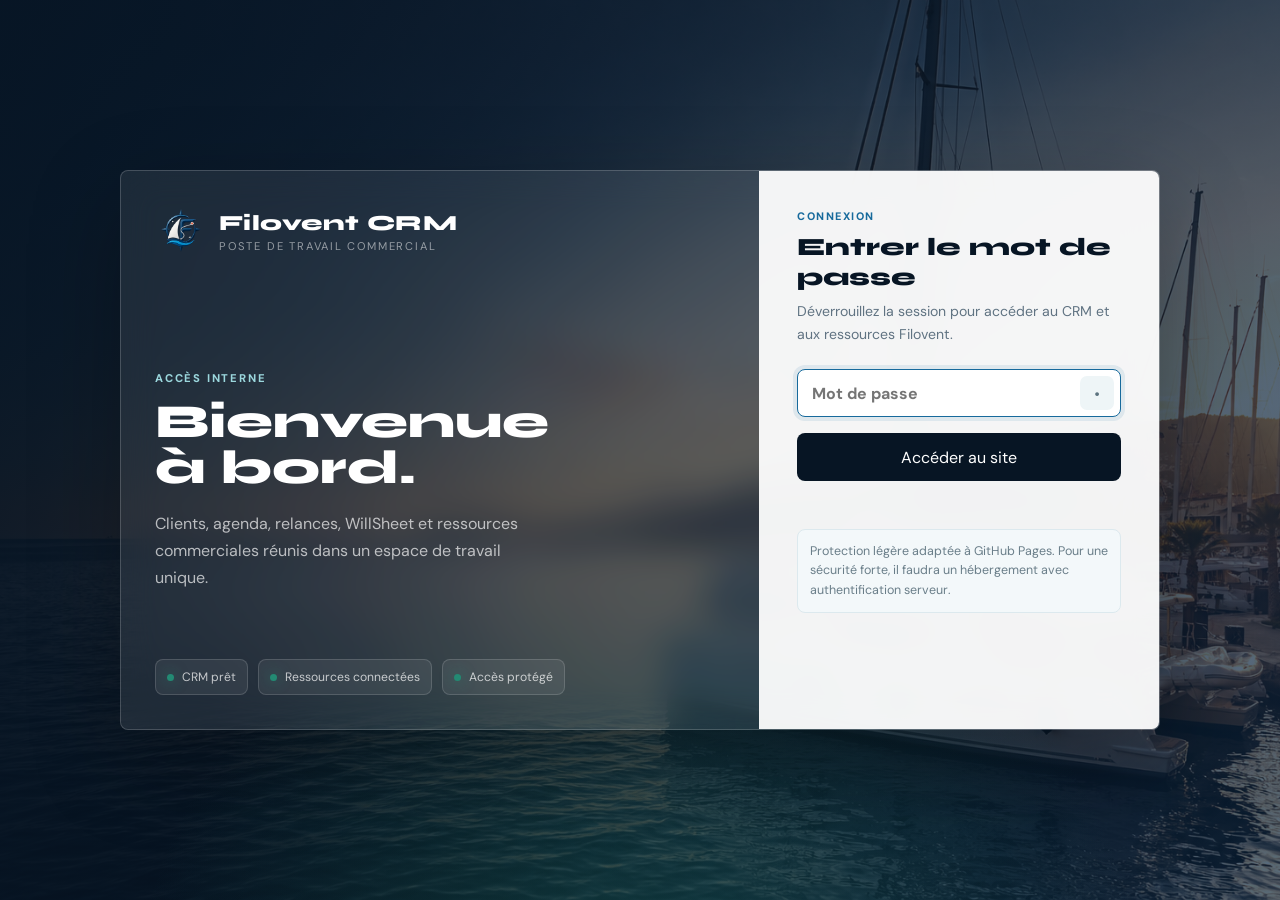
<file: game.html>
<!DOCTYPE html>
<html lang="fr">
<head>
<script>
(function(){
  if(sessionStorage.getItem('filovent_site_auth')!=='ok'){
    const here=location.pathname.split('/').pop()+location.search+location.hash;
    location.replace('index.html?next='+encodeURIComponent(here));
  }
})();
</script>
<meta charset="UTF-8">
<meta name="viewport" content="width=device-width, initial-scale=1.0, user-scalable=no">
<title>Filovent — Sailing Race</title>
<link rel="icon" href="data:image/svg+xml,<svg xmlns='http://www.w3.org/2000/svg' viewBox='0 0 100 100'><text y='.9em' font-size='90'>⛵</text></svg>">
<link href="https://fonts.googleapis.com/css2?family=Syne:wght@400;600;700;800&family=DM+Sans:wght@300;400;500;600;700&display=swap" rel="stylesheet">
<style>
*{box-sizing:border-box;margin:0;padding:0;}
:root{--navy:#0d2240;--deep:#091a33;--wave:#2a7ac4;--seafoam:#1a9b72;--coral:#d94f3d;--gold:#c9913a;--sand:#f7f4ee;}
html,body{height:100%;font-family:'DM Sans',sans-serif;background:var(--deep);color:white;overflow:hidden;user-select:none;-webkit-user-select:none;}

/* ─── MENU SCREEN ─── */
#menu-screen{position:absolute;inset:0;display:flex;flex-direction:column;align-items:center;justify-content:center;z-index:100;background:var(--deep);transition:opacity 0.5s;}
#menu-screen.hidden{opacity:0;pointer-events:none;}
.menu-logo{font-family:'Syne',sans-serif;font-size:2.8rem;font-weight:800;margin-bottom:4px;letter-spacing:-0.02em;}
.menu-logo span{background:linear-gradient(135deg,var(--gold),#e0b870);-webkit-background-clip:text;-webkit-text-fill-color:transparent;}
.menu-sub{font-size:0.85rem;color:rgba(255,255,255,0.4);margin-bottom:40px;letter-spacing:0.08em;text-transform:uppercase;font-weight:500;}
.menu-btn{padding:14px 44px;border-radius:14px;border:none;font-family:'Syne',sans-serif;font-weight:700;font-size:1.05rem;cursor:pointer;transition:all 0.2s;margin:6px 0;width:240px;}
.menu-btn.play{background:var(--gold);color:white;}
.menu-btn.play:hover{background:#b8822e;transform:scale(1.04);}
.menu-btn.shop{background:rgba(255,255,255,0.07);color:rgba(255,255,255,0.7);border:1px solid rgba(255,255,255,0.1);}
.menu-btn.shop:hover{background:rgba(255,255,255,0.12);color:white;}
.menu-btn.back{background:transparent;color:rgba(255,255,255,0.4);font-size:0.85rem;padding:10px 20px;width:auto;}
.menu-btn.back:hover{color:white;}
.menu-coins{position:absolute;top:20px;right:24px;display:flex;align-items:center;gap:6px;font-weight:700;font-size:0.95rem;color:var(--gold);}
.menu-best{position:absolute;top:20px;left:24px;font-size:0.8rem;color:rgba(255,255,255,0.3);}
.menu-back-home{position:absolute;bottom:20px;left:24px;color:rgba(255,255,255,0.25);text-decoration:none;font-size:0.78rem;transition:color 0.15s;}
.menu-back-home:hover{color:rgba(255,255,255,0.6);}

/* ─── MAP SELECT ─── */
#map-screen,#skin-screen,#ability-screen{position:absolute;inset:0;display:none;flex-direction:column;align-items:center;justify-content:center;z-index:100;background:var(--deep);}
.screen-title{font-family:'Syne',sans-serif;font-size:1.5rem;font-weight:800;margin-bottom:24px;}
.card-grid{display:grid;grid-template-columns:repeat(3,140px);gap:14px;margin-bottom:24px;}
.sel-card{border-radius:14px;padding:18px 12px;text-align:center;cursor:pointer;transition:all 0.2s;border:2px solid rgba(255,255,255,0.08);background:rgba(255,255,255,0.04);}
.sel-card:hover{border-color:rgba(255,255,255,0.2);background:rgba(255,255,255,0.08);}
.sel-card.active{border-color:var(--gold);background:rgba(201,145,58,0.15);}
.sel-card.locked{opacity:0.35;cursor:not-allowed;}
.sel-card .sc-icon{font-size:2rem;margin-bottom:8px;display:block;}
.sel-card .sc-name{font-family:'Syne',sans-serif;font-weight:700;font-size:0.82rem;margin-bottom:4px;}
.sel-card .sc-desc{font-size:0.65rem;color:rgba(255,255,255,0.4);line-height:1.3;}
.sel-card .sc-price{margin-top:8px;font-size:0.7rem;font-weight:700;color:var(--gold);}
.sel-card .sc-owned{margin-top:8px;font-size:0.6rem;font-weight:700;color:var(--seafoam);text-transform:uppercase;letter-spacing:0.1em;}

/* ─── HUD ─── */
#hud{position:absolute;top:0;left:0;right:0;padding:16px 20px;display:flex;justify-content:space-between;align-items:center;z-index:50;pointer-events:none;}
.hud-score{font-family:'Syne',sans-serif;font-size:1.4rem;font-weight:800;}
.hud-coins{display:flex;align-items:center;gap:5px;font-weight:700;font-size:0.9rem;color:var(--gold);}
.hud-ability{display:flex;align-items:center;gap:5px;font-size:0.8rem;color:var(--wave);}
.hud-ability-bar{width:60px;height:6px;background:rgba(255,255,255,0.1);border-radius:3px;overflow:hidden;}
.hud-ability-fill{height:100%;background:var(--wave);border-radius:3px;transition:width 0.3s;}
.hud-lives{display:flex;gap:4px;font-size:1rem;}

/* ─── GAME OVER ─── */
#gameover-screen{position:absolute;inset:0;display:none;flex-direction:column;align-items:center;justify-content:center;z-index:100;background:rgba(9,26,51,0.92);backdrop-filter:blur(8px);}
.go-title{font-family:'Syne',sans-serif;font-size:2.2rem;font-weight:800;margin-bottom:8px;}
.go-score{font-family:'Syne',sans-serif;font-size:3.5rem;font-weight:800;color:var(--gold);}
.go-label{font-size:0.85rem;color:rgba(255,255,255,0.4);margin-bottom:6px;}
.go-coins{font-size:1rem;color:var(--gold);font-weight:700;margin:12px 0 24px;}
.go-newrecord{font-size:0.75rem;color:var(--seafoam);font-weight:700;letter-spacing:0.1em;text-transform:uppercase;margin-bottom:12px;display:none;}

/* ─── MOBILE TOUCH ─── */
#touch-left,#touch-right{position:absolute;bottom:0;width:50%;height:40%;z-index:60;opacity:0;}
#touch-left{left:0;}
#touch-right{right:0;}
</style>
</head>
<body>

<canvas id="c"></canvas>

<!-- HUD -->
<div id="hud" style="display:none;">
    <div>
        <div class="hud-score" id="hud-score">0</div>
        <div class="hud-lives" id="hud-lives"></div>
    </div>
    <div style="text-align:center;">
        <div class="hud-ability" id="hud-ability" style="display:none;">
            <span id="hud-ability-name"></span>
            <div class="hud-ability-bar"><div class="hud-ability-fill" id="hud-ability-fill" style="width:100%"></div></div>
        </div>
    </div>
    <div class="hud-coins"><span>⭐</span><span id="hud-coins">0</span></div>
</div>

<!-- MOBILE TOUCH AREAS -->
<div id="touch-left"></div>
<div id="touch-right"></div>

<!-- MENU -->
<div id="menu-screen">
    <div class="menu-best" id="menu-best">Record: 0</div>
    <div class="menu-coins" id="menu-coins">⭐ 0</div>
    <div class="menu-logo"><span>⛵ Sailing Race</span></div>
    <div class="menu-sub">Filovent Arcade</div>
    <button class="menu-btn play" onclick="openMapSelect()">▶ Jouer</button>
    <button class="menu-btn shop" onclick="openScreen('skin-screen')">🎨 Bateaux</button>
    <button class="menu-btn shop" onclick="openScreen('ability-screen')">⚡ Pouvoirs</button>
    <a href="index.html" class="menu-back-home">← Retour plateforme</a>
</div>

<!-- MAP SELECT -->
<div id="map-screen">
    <div class="screen-title">🗺️ Choisis ta carte</div>
    <div class="card-grid" id="map-grid"></div>
    <button class="menu-btn play" onclick="startFromMap()">▶ Lancer</button>
    <button class="menu-btn back" onclick="openScreen('menu-screen')">← Retour</button>
</div>

<!-- SKIN SELECT -->
<div id="skin-screen">
    <div class="screen-title">🎨 Bateaux</div>
    <div class="card-grid" id="skin-grid"></div>
    <button class="menu-btn back" onclick="openScreen('menu-screen')">← Retour</button>
</div>

<!-- ABILITY SELECT -->
<div id="ability-screen">
    <div class="screen-title">⚡ Pouvoirs</div>
    <div class="card-grid" id="ability-grid"></div>
    <button class="menu-btn back" onclick="openScreen('menu-screen')">← Retour</button>
</div>

<!-- GAME OVER -->
<div id="gameover-screen">
    <div class="go-title">💥 Game Over</div>
    <div class="go-score" id="go-score">0</div>
    <div class="go-label">étoiles récoltées</div>
    <div class="go-newrecord" id="go-newrecord">🏆 Nouveau Record!</div>
    <div class="go-coins" id="go-coins">+0 ⭐ en banque</div>
    <button class="menu-btn play" onclick="startFromMap()">↻ Rejouer</button>
    <button class="menu-btn shop" style="margin-top:6px;" onclick="openScreen('menu-screen')">🏠 Menu</button>
</div>

<script>
// ═══════════════════════════════════════
// DATA
// ═══════════════════════════════════════
const MAPS = [
    {id:'med',name:'Méditerranée',icon:'🌊',desc:'Eaux calmes',color:'#0a2a50',rockColor:'#4a3a2a',waterColor:'rgba(42,122,196,0.06)',unlocked:true,speedMult:1,lives:3},
    {id:'atlantic',name:'Atlantique',icon:'🌊',desc:'Courants forts',color:'#081e3a',rockColor:'#3a3a3a',waterColor:'rgba(100,150,200,0.07)',unlocked:true,speedMult:1.3,lives:3},
    {id:'caribbean',name:'Caraïbes',icon:'🏝️',desc:'Récifs coralliens',color:'#0a3040',rockColor:'#c4956a',waterColor:'rgba(0,180,180,0.06)',unlocked:false,price:30,speedMult:1.15,lives:2},
    {id:'arctic',name:'Arctique',icon:'🧊',desc:'Icebergs mortels',color:'#0a1a2a',rockColor:'#b0d4e8',waterColor:'rgba(180,220,255,0.08)',unlocked:false,price:60,speedMult:1.5,lives:2},
    {id:'storm',name:'Tempête',icon:'⛈️',desc:'Visibilité réduite',color:'#060e18',rockColor:'#2a2a2a',waterColor:'rgba(50,50,80,0.1)',unlocked:false,price:100,speedMult:1.6,lives:1},
    {id:'volcano',name:'Volcanique',icon:'🌋',desc:'Lave & explosions',color:'#1a0a0a',rockColor:'#8a2a0a',waterColor:'rgba(200,50,0,0.04)',unlocked:false,price:150,speedMult:1.8,lives:1},
];
const SKINS = [
    {id:'classic',name:'Classique',icon:'⛵',desc:'Voilier standard',hull:'#e8e0d0',sail:'rgba(255,255,255,0.9)',flag:'#c9913a',owned:true},
    {id:'blue',name:'Azur',icon:'💙',desc:'Coque bleue',hull:'#4a8abf',sail:'rgba(200,230,255,0.9)',flag:'#2a7ac4',owned:false,price:20},
    {id:'red',name:'Corsaire',icon:'❤️',desc:'Rouge sang',hull:'#c44a3a',sail:'rgba(255,200,200,0.9)',flag:'#d94f3d',owned:false,price:20},
    {id:'gold',name:'Royal',icon:'👑',desc:'Or & prestige',hull:'#c9913a',sail:'rgba(255,240,200,0.95)',flag:'#ffd700',owned:false,price:50},
    {id:'stealth',name:'Furtif',icon:'🖤',desc:'Noir discret',hull:'#2a2a3a',sail:'rgba(80,80,100,0.85)',flag:'#555',owned:false,price:40},
    {id:'rainbow',name:'Arc-en-ciel',icon:'🌈',desc:'Voile arc-en-ciel',hull:'#e8e0d0',sail:'rainbow',flag:'#ff6b6b',owned:false,price:80},
];
const ABILITIES = [
    {id:'none',name:'Aucun',icon:'➖',desc:'Pas de pouvoir',owned:true,price:0,cooldown:0},
    {id:'shield',name:'Bouclier',icon:'🛡️',desc:'Invincible 3 sec (Espace)',owned:false,price:25,cooldown:600,duration:180},
    {id:'magnet',name:'Aimant',icon:'🧲',desc:'Attire les étoiles (Espace)',owned:false,price:35,cooldown:500,duration:240},
    {id:'boost',name:'Turbo',icon:'🚀',desc:'Vitesse x2 + invincible (Espace)',owned:false,price:50,cooldown:720,duration:120},
    {id:'shrink',name:'Mini',icon:'🔬',desc:'Bateau minuscule (Espace)',owned:false,price:40,cooldown:480,duration:200},
    {id:'bomb',name:'Bombe',icon:'💣',desc:'Détruit rochers proches (Espace)',owned:false,price:60,cooldown:600,duration:1},
];

// ═══════════════════════════════════════
// STATE
// ═══════════════════════════════════════
let save = JSON.parse(localStorage.getItem('filo-game-save')||'null') || {coins:0,best:0,ownedMaps:['med','atlantic'],ownedSkins:['classic'],ownedAbilities:['none'],selectedMap:'med',selectedSkin:'classic',selectedAbility:'none'};
function saveSave(){localStorage.setItem('filo-game-save',JSON.stringify(save));}

const canvas=document.getElementById('c');
const ctx=canvas.getContext('2d');
let W,H,gameRunning=false,gamePaused=false,gameLoopRaf=null,idleLoopRaf=null;
let boat,obstacles,coins,particles,score,speed,frame,lives,mapData,skinData,abilityData;
let abilityCooldown=0,abilityActive=0,abilityUsed=false;
const keys={};

function resize(){
    W=canvas.width=window.innerWidth;
    H=canvas.height=window.innerHeight;
}
window.addEventListener('resize',resize);
resize();

// Input
document.addEventListener('keydown',e=>{keys[e.key]=true;if(['ArrowLeft','ArrowRight',' '].includes(e.key))e.preventDefault();});
document.addEventListener('keyup',e=>keys[e.key]=false);
document.getElementById('touch-left').addEventListener('touchstart',e=>{keys['ArrowLeft']=true;e.preventDefault();},{passive:false});
document.getElementById('touch-left').addEventListener('touchend',()=>keys['ArrowLeft']=false);
document.getElementById('touch-right').addEventListener('touchstart',e=>{keys['ArrowRight']=true;e.preventDefault();},{passive:false});
document.getElementById('touch-right').addEventListener('touchend',()=>keys['ArrowRight']=false);

// ═══════════════════════════════════════
// SCREENS
// ═══════════════════════════════════════
function openScreen(id){
    ['menu-screen','map-screen','skin-screen','ability-screen','gameover-screen'].forEach(s=>{
        document.getElementById(s).style.display='none';
    });
    document.getElementById(id).style.display='flex';
    document.getElementById('hud').style.display='none';
    if(id!=='gameover-screen' && !gameRunning && !idleLoopRaf) drawIdle();
    if(id==='menu-screen') updateMenuUI();
    if(id==='skin-screen') buildSkinGrid();
    if(id==='ability-screen') buildAbilityGrid();
}

function updateMenuUI(){
    document.getElementById('menu-coins').innerHTML='⭐ '+save.coins;
    document.getElementById('menu-best').textContent='Record: '+save.best;
}

function openMapSelect(){
    buildMapGrid();
    openScreen('map-screen');
}

function buildMapGrid(){
    const g=document.getElementById('map-grid');g.innerHTML='';
    MAPS.forEach(m=>{
        const owned=save.ownedMaps.includes(m.id);
        const active=save.selectedMap===m.id;
        const card=document.createElement('div');
        card.className='sel-card'+(active?' active':'')+((!owned)?' locked':'');
        card.innerHTML=`<span class="sc-icon">${m.icon}</span><div class="sc-name">${m.name}</div><div class="sc-desc">${m.desc}</div>${owned?'<div class="sc-owned">✓</div>':'<div class="sc-price">🔒 '+m.price+' ⭐</div>'}`;
        card.onclick=()=>{
            if(!owned){
                if(save.coins>=m.price){save.coins-=m.price;save.ownedMaps.push(m.id);saveSave();} else return;
            }
            save.selectedMap=m.id;saveSave();buildMapGrid();updateMenuUI();
        };
        g.appendChild(card);
    });
}

function buildSkinGrid(){
    const g=document.getElementById('skin-grid');g.innerHTML='';
    SKINS.forEach(s=>{
        const owned=save.ownedSkins.includes(s.id);
        const active=save.selectedSkin===s.id;
        const card=document.createElement('div');
        card.className='sel-card'+(active?' active':'')+((!owned)?' locked':'');
        card.innerHTML=`<span class="sc-icon">${s.icon}</span><div class="sc-name">${s.name}</div><div class="sc-desc">${s.desc}</div>${owned?(active?'<div class="sc-owned">Équipé</div>':'<div class="sc-owned">✓</div>'):'<div class="sc-price">'+s.price+' ⭐</div>'}`;
        card.onclick=()=>{
            if(!owned){if(save.coins>=s.price){save.coins-=s.price;save.ownedSkins.push(s.id);saveSave();}else return;}
            save.selectedSkin=s.id;saveSave();buildSkinGrid();updateMenuUI();
        };
        g.appendChild(card);
    });
}

function buildAbilityGrid(){
    const g=document.getElementById('ability-grid');g.innerHTML='';
    ABILITIES.forEach(a=>{
        const owned=save.ownedAbilities.includes(a.id);
        const active=save.selectedAbility===a.id;
        const card=document.createElement('div');
        card.className='sel-card'+(active?' active':'')+((!owned)?' locked':'');
        card.innerHTML=`<span class="sc-icon">${a.icon}</span><div class="sc-name">${a.name}</div><div class="sc-desc">${a.desc}</div>${owned?(active?'<div class="sc-owned">Équipé</div>':'<div class="sc-owned">✓</div>'):'<div class="sc-price">'+a.price+' ⭐</div>'}`;
        card.onclick=()=>{
            if(!owned){if(save.coins>=a.price){save.coins-=a.price;save.ownedAbilities.push(a.id);saveSave();}else return;}
            save.selectedAbility=a.id;saveSave();buildAbilityGrid();updateMenuUI();
        };
        g.appendChild(card);
    });
}

// ═══════════════════════════════════════
// GAME
// ═══════════════════════════════════════
function startFromMap(){
    if(gameLoopRaf){cancelAnimationFrame(gameLoopRaf);gameLoopRaf=null;}
    if(idleLoopRaf){cancelAnimationFrame(idleLoopRaf);idleLoopRaf=null;}
    mapData=MAPS.find(m=>m.id===save.selectedMap)||MAPS[0];
    skinData=SKINS.find(s=>s.id===save.selectedSkin)||SKINS[0];
    abilityData=ABILITIES.find(a=>a.id===save.selectedAbility)||ABILITIES[0];
    ['menu-screen','map-screen','skin-screen','ability-screen','gameover-screen'].forEach(s=>document.getElementById(s).style.display='none');
    document.getElementById('hud').style.display='flex';
    boat={x:W/2,y:H-120,w:30,h:40,scale:1};
    obstacles=[];coins=[];particles=[];
    score=0;speed=2.5*mapData.speedMult;frame=0;lives=mapData.lives;
    abilityCooldown=0;abilityActive=0;abilityUsed=false;
    updateHUD();
    gameRunning=true;
    if(abilityData.id!=='none'){
        document.getElementById('hud-ability').style.display='flex';
        document.getElementById('hud-ability-name').textContent=abilityData.icon;
    } else {
        document.getElementById('hud-ability').style.display='none';
    }
    loop();
}

function updateHUD(){
    document.getElementById('hud-score').textContent=score;
    document.getElementById('hud-coins').textContent=save.coins+score;
    let lhtml='';for(let i=0;i<mapData.lives;i++) lhtml+=(i<lives?'❤️':'🖤');
    document.getElementById('hud-lives').innerHTML=lhtml;
    if(abilityData.cooldown>0){
        const pct=abilityCooldown<=0?100:0;
        document.getElementById('hud-ability-fill').style.width=(abilityActive>0?((abilityActive/abilityData.duration)*100):abilityCooldown<=0?100:((1-abilityCooldown/abilityData.cooldown)*100))+'%';
    }
}

function loop(){
    if(!gameRunning)return;
    update();
    draw();
    gameLoopRaf=requestAnimationFrame(loop);
}

function update(){
    frame++;
    const spd=abilityActive>0&&abilityData.id==='boost'?speed*2:speed;
    // Boat movement
    const moveSpd=5*(boat.scale<0.7?1.3:1);
    if(keys['ArrowLeft'])boat.x-=moveSpd;
    if(keys['ArrowRight'])boat.x+=moveSpd;
    boat.x=Math.max(25,Math.min(W-25,boat.x));

    // Ability
    if(abilityCooldown>0)abilityCooldown--;
    if(abilityActive>0)abilityActive--;
    if(abilityActive===1&&abilityData.id==='shrink')boat.scale=1;
    if(keys[' ']&&abilityCooldown<=0&&abilityActive<=0&&abilityData.id!=='none'){
        abilityActive=abilityData.duration;
        abilityCooldown=abilityData.cooldown;
        if(abilityData.id==='shrink')boat.scale=0.5;
        if(abilityData.id==='bomb'){
            // Destroy nearby
            obstacles=obstacles.filter(o=>{
                const d=Math.hypot(boat.x-o.x,boat.y-o.y);
                if(d<150){spawnParticles(o.x,o.y,mapData.rockColor,8);return false;}
                return true;
            });
            spawnParticles(boat.x,boat.y,'#ff6b4a',20);
        }
        if(abilityData.id==='shield'||abilityData.id==='boost')spawnParticles(boat.x,boat.y,abilityData.id==='shield'?'#4af0ff':'#ffaa00',12);
    }

    // Speed ramp
    speed=Math.min(8,(2.5+score*0.04)*mapData.speedMult);

    // Spawn rocks
    const spawnRate=Math.max(18,50-Math.floor(score/2));
    if(frame%spawnRate===0){
        const r=16+Math.random()*22;
        obstacles.push({x:20+Math.random()*(W-40),y:-r,r:r});
    }
    // Spawn coins
    if(frame%55===0) coins.push({x:30+Math.random()*(W-60),y:-10,collected:false});
    // Storm: extra random rocks
    if(mapData.id==='storm'&&frame%35===0){
        obstacles.push({x:Math.random()*W,y:-20,r:12+Math.random()*15});
    }

    // Move obstacles
    const isInvincible=abilityActive>0&&(abilityData.id==='shield'||abilityData.id==='boost');
    for(let i=obstacles.length-1;i>=0;i--){
        obstacles[i].y+=spd;
        if(obstacles[i].y>H+40){obstacles.splice(i,1);continue;}
        const dx=boat.x-obstacles[i].x,dy=boat.y-obstacles[i].y;
        const hitR=obstacles[i].r+(14*boat.scale);
        if(Math.hypot(dx,dy)<hitR){
            if(isInvincible){spawnParticles(obstacles[i].x,obstacles[i].y,mapData.rockColor,6);obstacles.splice(i,1);continue;}
            lives--;
            spawnParticles(boat.x,boat.y,'#ff4444',15);
            obstacles.splice(i,1);
            if(lives<=0){gameOver();return;}
            continue;
        }
    }

    // Move coins
    for(let i=coins.length-1;i>=0;i--){
        coins[i].y+=spd;
        if(coins[i].y>H+20){coins.splice(i,1);continue;}
        // Magnet
        if(abilityActive>0&&abilityData.id==='magnet'){
            const dx=boat.x-coins[i].x,dy=boat.y-coins[i].y;
            if(Math.hypot(dx,dy)<180){coins[i].x+=dx*0.08;coins[i].y+=dy*0.08;}
        }
        const dx=boat.x-coins[i].x,dy=boat.y-coins[i].y;
        if(Math.hypot(dx,dy)<24*boat.scale+10){
            score++;
            spawnParticles(coins[i].x,coins[i].y,'#c9913a',5);
            coins.splice(i,1);
        }
    }

    // Particles
    for(let i=particles.length-1;i>=0;i--){
        particles[i].x+=particles[i].vx;
        particles[i].y+=particles[i].vy;
        particles[i].life--;
        if(particles[i].life<=0)particles.splice(i,1);
    }

    updateHUD();
}

function draw(){
    // Background
    ctx.fillStyle=mapData.color;
    ctx.fillRect(0,0,W,H);

    // Storm fog
    if(mapData.id==='storm'){
        const fogAlpha=0.15+Math.sin(frame*0.01)*0.05;
        ctx.fillStyle=`rgba(20,20,40,${fogAlpha})`;
        ctx.fillRect(0,0,W,H);
    }

    // Water lines
    const off=(frame*speed*0.5)%50;
    for(let y=-50+off;y<H+50;y+=50){
        ctx.strokeStyle=mapData.waterColor;
        ctx.lineWidth=1;
        ctx.beginPath();
        for(let x=0;x<W;x+=3)ctx.lineTo(x,y+Math.sin((x+frame*1.5)*0.03)*8);
        ctx.stroke();
    }

    // Coins
    coins.forEach(c=>{
        ctx.font='20px serif';ctx.textAlign='center';
        ctx.fillText('⭐',c.x,c.y+7);
    });

    // Obstacles
    obstacles.forEach(o=>{
        if(mapData.id==='arctic'){
            // Icebergs
            ctx.fillStyle='#b8dff0';
            ctx.beginPath();ctx.moveTo(o.x,o.y-o.r);ctx.lineTo(o.x+o.r,o.y+o.r*0.5);ctx.lineTo(o.x-o.r,o.y+o.r*0.5);ctx.closePath();ctx.fill();
            ctx.fillStyle='rgba(255,255,255,0.3)';
            ctx.beginPath();ctx.moveTo(o.x-o.r*0.3,o.y-o.r*0.4);ctx.lineTo(o.x+o.r*0.2,o.y+o.r*0.3);ctx.lineTo(o.x-o.r*0.6,o.y+o.r*0.2);ctx.closePath();ctx.fill();
        } else if(mapData.id==='volcano'){
            // Lava rocks
            ctx.fillStyle='#6a1a0a';
            ctx.beginPath();ctx.arc(o.x,o.y,o.r,0,Math.PI*2);ctx.fill();
            ctx.fillStyle=`rgba(255,${80+Math.sin(frame*0.1+o.x)*60},0,${0.5+Math.sin(frame*0.15)*0.3})`;
            ctx.beginPath();ctx.arc(o.x,o.y,o.r*0.6,0,Math.PI*2);ctx.fill();
        } else {
            // Standard rocks
            ctx.fillStyle=mapData.rockColor;
            ctx.beginPath();ctx.ellipse(o.x,o.y,o.r,o.r*0.7,0,0,Math.PI*2);ctx.fill();
            ctx.fillStyle='rgba(255,255,255,0.08)';
            ctx.beginPath();ctx.ellipse(o.x,o.y+o.r*0.5,o.r*1.2,o.r*0.25,0,0,Math.PI);ctx.fill();
        }
    });

    // Particles
    particles.forEach(p=>{
        ctx.globalAlpha=p.life/p.maxLife;
        ctx.fillStyle=p.color;
        ctx.beginPath();ctx.arc(p.x,p.y,p.size*(p.life/p.maxLife),0,Math.PI*2);ctx.fill();
    });
    ctx.globalAlpha=1;

    // Boat
    drawBoat(boat.x,boat.y,boat.scale);

    // Ability aura
    if(abilityActive>0){
        const alpha=0.15+Math.sin(frame*0.15)*0.08;
        if(abilityData.id==='shield'){ctx.strokeStyle=`rgba(74,240,255,${alpha})`;ctx.lineWidth=3;ctx.beginPath();ctx.arc(boat.x,boat.y,30*boat.scale,0,Math.PI*2);ctx.stroke();}
        if(abilityData.id==='boost'){ctx.fillStyle=`rgba(255,170,0,${alpha*0.5})`;ctx.beginPath();ctx.arc(boat.x,boat.y+25*boat.scale,12,0,Math.PI*2);ctx.fill();}
        if(abilityData.id==='magnet'){ctx.strokeStyle=`rgba(200,100,255,${alpha})`;ctx.lineWidth=1;ctx.beginPath();ctx.arc(boat.x,boat.y,180,0,Math.PI*2);ctx.stroke();}
    }

    // Score watermark
    ctx.fillStyle='rgba(255,255,255,0.04)';
    ctx.font='800 80px Syne';ctx.textAlign='center';
    ctx.fillText(score,W/2,H/2+28);
}

function drawBoat(x,y,scale){
    ctx.save();ctx.translate(x,y);ctx.scale(scale,scale);
    // Hull
    ctx.fillStyle=skinData.hull;
    ctx.beginPath();ctx.moveTo(-15,20);ctx.lineTo(-12,-10);ctx.lineTo(12,-10);ctx.lineTo(15,20);ctx.quadraticCurveTo(0,26,-15,20);ctx.fill();
    // Mast
    ctx.strokeStyle='#8898aa';ctx.lineWidth=2;ctx.beginPath();ctx.moveTo(0,-10);ctx.lineTo(0,-44);ctx.stroke();
    // Sail
    if(skinData.sail==='rainbow'){
        const grad=ctx.createLinearGradient(0,-42,14,-12);
        grad.addColorStop(0,'#ff6b6b');grad.addColorStop(0.25,'#ffd93d');grad.addColorStop(0.5,'#6bcb77');grad.addColorStop(0.75,'#4d96ff');grad.addColorStop(1,'#9b59b6');
        ctx.fillStyle=grad;
    } else ctx.fillStyle=skinData.sail;
    ctx.beginPath();ctx.moveTo(0,-42);ctx.lineTo(14,-12);ctx.lineTo(0,-10);ctx.fill();
    // Flag
    ctx.fillStyle=skinData.flag;
    ctx.beginPath();ctx.moveTo(0,-44);ctx.lineTo(8,-40);ctx.lineTo(0,-36);ctx.fill();
    ctx.restore();
}

function spawnParticles(x,y,color,count){
    for(let i=0;i<count;i++){
        const angle=Math.random()*Math.PI*2;
        const spd=1+Math.random()*3;
        particles.push({x,y,vx:Math.cos(angle)*spd,vy:Math.sin(angle)*spd,life:25+Math.random()*20,maxLife:45,color,size:2+Math.random()*3});
    }
}

function gameOver(){
    gameRunning=false;
    if(gameLoopRaf){cancelAnimationFrame(gameLoopRaf);gameLoopRaf=null;}
    save.coins+=score;
    const newRecord=score>save.best;
    if(newRecord)save.best=score;
    saveSave();
    document.getElementById('go-score').textContent=score;
    document.getElementById('go-coins').textContent='+'+score+' ⭐ en banque';
    document.getElementById('go-newrecord').style.display=newRecord?'block':'none';
    document.getElementById('gameover-screen').style.display='flex';
    document.getElementById('hud').style.display='none';
}

// ═══════════════════════════════════════
// INIT
// ═══════════════════════════════════════
openScreen('menu-screen');
// Draw idle ocean
function drawIdle(){
    if(gameRunning){idleLoopRaf=null;return;}
    ctx.fillStyle=MAPS[0].color;ctx.fillRect(0,0,W,H);
    const f=Date.now()*0.001;
    for(let y=0;y<H;y+=50){
        ctx.strokeStyle='rgba(42,122,196,0.04)';ctx.beginPath();
        for(let x=0;x<W;x+=3)ctx.lineTo(x,y+Math.sin((x+f*80)*0.03)*6);
        ctx.stroke();
    }
    idleLoopRaf=requestAnimationFrame(drawIdle);
}
drawIdle();
</script>
</body>
</html>
</file>
<file: mental-math-school/styles.css>
:root {
  --chalk: #fff8df;
  --chalk-soft: rgba(255, 248, 223, 0.74);
  --board: #1e5a39;
  --board-dark: #0f3422;
  --paper: #fff8df;
  --ink: #2d261d;
  --red: #df5a48;
  --yellow: #f6c750;
  --blue: #397bb8;
  --glass: rgba(17, 54, 35, 0.58);
  --paper-glass: rgba(255, 248, 223, 0.9);
  --shadow: 0 24px 70px rgba(14, 25, 14, 0.34);
}

* {
  box-sizing: border-box;
}

html,
body {
  min-height: 100%;
}

body {
  margin: 0;
  font-family: "Trebuchet MS", "Segoe UI", sans-serif;
  color: var(--ink);
  background: #173824;
  overflow-x: hidden;
}

button,
input,
select {
  font: inherit;
}

button {
  -webkit-tap-highlight-color: transparent;
}

.app-shell {
  min-height: 100vh;
}

.hero-board {
  min-height: 100vh;
  position: relative;
  overflow: hidden;
  background-image:
    linear-gradient(rgba(18, 32, 20, 0.08), rgba(18, 32, 20, 0.28)),
    url("assets/classroom-board.png");
  background-size: cover;
  background-position: center;
}

.hero-board::before {
  content: "";
  position: absolute;
  inset: 0;
  background:
    radial-gradient(circle at 50% 48%, rgba(10, 56, 35, 0.2), rgba(7, 24, 16, 0.48) 72%),
    linear-gradient(90deg, rgba(255, 239, 180, 0.14), transparent 24%, transparent 78%, rgba(20, 12, 7, 0.22));
  pointer-events: none;
}

.top-bar,
.game-grid,
.drawer {
  position: relative;
  z-index: 1;
}

.top-bar {
  min-height: 112px;
  display: flex;
  align-items: flex-start;
  justify-content: space-between;
  gap: 18px;
  padding: clamp(18px, 2.4vw, 34px);
}

.brand-lockup {
  display: flex;
  align-items: center;
  gap: 13px;
  color: var(--chalk);
  text-shadow: 0 2px 0 rgba(0, 0, 0, 0.16);
}

.brand-mark,
.panel-icon,
.ghost-action img {
  object-fit: contain;
  flex: 0 0 auto;
}

.brand-mark {
  width: clamp(48px, 5vw, 68px);
  height: clamp(48px, 5vw, 68px);
  padding: 4px;
  border-radius: 14px;
  background: rgba(255, 248, 223, 0.84);
  box-shadow: inset 0 -5px 0 rgba(0, 0, 0, 0.1), 0 12px 28px rgba(0, 0, 0, 0.24);
}

.eyebrow {
  margin: 0 0 2px;
  color: rgba(255, 248, 223, 0.78);
  font-size: 0.84rem;
  font-weight: 800;
  letter-spacing: 0.08em;
  text-transform: uppercase;
}

h1,
h2,
h3,
p {
  margin: 0;
}

h1 {
  font-size: clamp(2.15rem, 4.2vw, 5rem);
  line-height: 0.95;
}

.quick-actions {
  display: flex;
  flex-wrap: wrap;
  justify-content: flex-end;
  gap: 10px;
}

.ghost-action {
  min-height: 44px;
  display: inline-flex;
  align-items: center;
  gap: 8px;
  border: 1px solid rgba(255, 248, 223, 0.28);
  border-radius: 999px;
  padding: 7px 13px 7px 8px;
  color: var(--chalk);
  background: rgba(16, 50, 33, 0.48);
  box-shadow: 0 12px 28px rgba(0, 0, 0, 0.16);
  backdrop-filter: blur(14px);
  cursor: pointer;
  font-weight: 900;
}

.ghost-action img {
  width: 30px;
  height: 30px;
}

.ghost-action[aria-expanded="true"] {
  background: rgba(255, 248, 223, 0.92);
  color: #2d261d;
}

.game-grid {
  min-height: calc(100vh - 112px);
  display: grid;
  place-items: center;
  padding: 0 clamp(16px, 5vw, 76px) clamp(24px, 4vw, 54px);
}

.play-stage {
  width: min(850px, 100%);
  display: grid;
  grid-template-rows: auto minmax(260px, 44vh) auto auto auto;
  gap: 14px;
  color: var(--chalk);
}

.chalk-status {
  display: flex;
  justify-content: space-between;
  gap: 12px;
  padding: 0 4px;
  font-weight: 900;
  color: var(--chalk-soft);
}

#progressText {
  flex: 0 0 auto;
}

.number-window {
  position: relative;
  min-height: 260px;
  display: grid;
  place-items: center;
  overflow: hidden;
  border: 4px solid rgba(255, 248, 223, 0.2);
  border-radius: 10px;
  background:
    linear-gradient(135deg, rgba(255, 255, 255, 0.08), transparent 28%),
    rgba(13, 55, 35, 0.5);
  box-shadow: inset 0 0 52px rgba(0, 0, 0, 0.24), 0 22px 54px rgba(6, 22, 13, 0.22);
  backdrop-filter: blur(2px);
}

.number-window::after {
  content: "+ 8    - 3    12    = ?";
  position: absolute;
  right: 22px;
  bottom: 16px;
  color: rgba(255, 248, 223, 0.16);
  font-size: clamp(1.4rem, 3vw, 2.4rem);
  font-weight: 900;
}

.number-ghost {
  position: absolute;
  font-size: clamp(9rem, 22vw, 20rem);
  font-weight: 900;
  color: rgba(255, 248, 223, 0.045);
}

#currentNumber {
  position: relative;
  font-size: clamp(4.4rem, 13vw, 12rem);
  line-height: 1;
  color: #fff8df;
  text-shadow: 0 5px 0 rgba(0, 0, 0, 0.16), 0 0 32px rgba(255, 244, 205, 0.32);
}

#currentNumber.pop {
  animation: chalkPop 380ms ease both;
}

@keyframes chalkPop {
  from {
    opacity: 0;
    transform: translateY(18px) scale(0.92) rotate(-2deg);
  }
  to {
    opacity: 1;
    transform: translateY(0) scale(1) rotate(0);
  }
}

.answer-form {
  display: grid;
  gap: 8px;
  max-width: 620px;
  width: 100%;
  justify-self: center;
}

.answer-form label {
  color: rgba(255, 248, 223, 0.8);
  font-weight: 900;
}

.answer-row {
  display: grid;
  grid-template-columns: 1fr auto;
  gap: 10px;
}

select,
input[type="number"] {
  width: 100%;
  border: 2px solid rgba(45, 38, 29, 0.2);
  border-radius: 10px;
  padding: 12px;
  background: #fffdf3;
  color: var(--ink);
  outline: none;
}

.answer-row input {
  min-height: 56px;
  font-size: 1.4rem;
  box-shadow: 0 12px 28px rgba(0, 0, 0, 0.12);
}

select:focus,
input[type="number"]:focus {
  border-color: var(--blue);
  box-shadow: 0 0 0 4px rgba(57, 123, 184, 0.16);
}

.primary-action,
.answer-row button {
  border: 0;
  border-radius: 10px;
  cursor: pointer;
  font-weight: 900;
  color: #fff8df;
  background: linear-gradient(180deg, #e4634f, #bb352b);
  box-shadow: inset 0 -4px 0 rgba(64, 20, 14, 0.28), 0 12px 20px rgba(117, 44, 27, 0.24);
}

.answer-row button {
  min-width: 118px;
  padding: 0 18px;
}

.stage-start {
  width: min(320px, 100%);
  min-height: 52px;
  justify-self: center;
  display: inline-flex;
  align-items: center;
  justify-content: center;
  gap: 10px;
}

.primary-action:disabled,
.answer-row button:disabled {
  cursor: not-allowed;
  opacity: 0.56;
}

.result-slate {
  justify-self: center;
  min-width: min(420px, 100%);
  padding: 13px 18px;
  border: 2px solid rgba(255, 248, 223, 0.22);
  border-radius: 10px;
  color: var(--chalk);
  background: rgba(9, 31, 21, 0.62);
  text-align: center;
  backdrop-filter: blur(14px);
}

.result-slate span,
.stats-list span {
  display: block;
  font-size: 0.78rem;
  font-weight: 800;
  text-transform: uppercase;
}

.result-slate span {
  color: rgba(255, 248, 223, 0.72);
}

.result-slate strong {
  display: block;
  margin: 4px 0;
  font-size: 2.4rem;
}

.result-slate p {
  color: var(--chalk-soft);
  font-weight: 800;
}

.drawer {
  position: fixed;
  top: 112px;
  width: min(340px, calc(100vw - 28px));
  max-height: calc(100vh - 132px);
  overflow: auto;
  filter: drop-shadow(var(--shadow));
}

.drawer-left {
  left: clamp(14px, 2.4vw, 34px);
}

.drawer-right {
  right: clamp(14px, 2.4vw, 34px);
}

.settings-panel,
.notebook-panel {
  border: 1px solid rgba(95, 56, 26, 0.2);
  border-radius: 12px;
  padding: 18px;
  backdrop-filter: blur(16px);
}

.settings-panel {
  background:
    linear-gradient(180deg, rgba(255, 248, 223, 0.96), rgba(239, 219, 167, 0.92)),
    repeating-linear-gradient(0deg, transparent, transparent 27px, rgba(113, 78, 45, 0.12) 28px);
}

.notebook-panel {
  background:
    linear-gradient(90deg, rgba(223, 90, 72, 0.12) 0 8px, transparent 8px),
    repeating-linear-gradient(0deg, rgba(255, 251, 232, 0.96), rgba(255, 251, 232, 0.96) 30px, rgba(54, 123, 184, 0.16) 31px);
}

.panel-title {
  display: flex;
  align-items: center;
  gap: 10px;
  margin-bottom: 16px;
}

.panel-title h2 {
  font-size: 1.35rem;
}

.panel-icon {
  width: 44px;
  height: 44px;
}

.field-group {
  display: grid;
  gap: 8px;
  margin-bottom: 16px;
  font-weight: 800;
}

input[type="range"] {
  width: 100%;
  accent-color: var(--red);
}

output {
  justify-self: end;
  padding: 3px 9px;
  border-radius: 999px;
  color: #673b1a;
  background: rgba(246, 199, 80, 0.28);
}

.toggle-row {
  display: flex;
  align-items: center;
  gap: 10px;
  margin: 18px 0 0;
  font-weight: 800;
}

.toggle-row input {
  width: 20px;
  height: 20px;
  accent-color: var(--red);
}

.stats-list {
  display: grid;
  gap: 10px;
}

.stats-list div {
  padding: 11px 12px;
  border: 2px dashed rgba(45, 38, 29, 0.18);
  border-radius: 10px;
  background: rgba(255, 255, 255, 0.42);
}

.stats-list span {
  color: rgba(45, 38, 29, 0.56);
}

.stats-list strong {
  font-size: 1.8rem;
}

.history-block {
  margin-top: 18px;
}

.history-block h3 {
  margin-bottom: 10px;
  font-size: 1.05rem;
}

.history-block ol {
  display: grid;
  gap: 8px;
  margin: 0;
  padding-left: 24px;
}

.history-block li {
  padding: 8px 10px;
  border-radius: 10px;
  background: rgba(255, 255, 255, 0.42);
  font-weight: 800;
}

.history-block li.good {
  color: #1b6a39;
}

.history-block li.miss {
  color: #a93128;
}

@media (max-width: 760px) {
  .top-bar {
    min-height: 104px;
    align-items: flex-start;
    padding: 14px;
  }

  .brand-lockup {
    gap: 9px;
  }

  .brand-mark {
    width: 44px;
    height: 44px;
  }

  .eyebrow {
    font-size: 0.68rem;
  }

  h1 {
    max-width: 190px;
    font-size: clamp(1.9rem, 9vw, 2.65rem);
  }

  .quick-actions {
    flex-direction: column;
    align-items: flex-end;
    gap: 8px;
  }

  .ghost-action {
    min-height: 38px;
    padding: 5px 10px 5px 6px;
    font-size: 0.86rem;
  }

  .ghost-action img {
    width: 26px;
    height: 26px;
  }

  .game-grid {
    min-height: calc(100vh - 104px);
    padding: 0 16px 22px;
  }

  .play-stage {
    grid-template-rows: auto minmax(230px, 42vh) auto auto auto;
  }

  .answer-row {
    grid-template-columns: 1fr;
  }

  .answer-row button {
    min-height: 50px;
  }

  .drawer {
    top: 104px;
    left: 14px;
    right: auto;
    width: calc(100vw - 28px);
    max-height: calc(100vh - 118px);
  }
}
</file>
<file: assets/resource-shell.css>
/* Shared resource-page shell: Greenbook, Bluebook, Itineraires, Learning */
:root{
  --shell-nav:#071524;
  --shell-nav-2:#0b2642;
  --shell-blue:#176a9c;
  --shell-cyan:#2aa8c4;
  --shell-bg:#f4f8fa;
  --shell-line:#d9e4ea;
  --shell-text:#102033;
  --shell-muted:#6f8491;
}

body{
  background:linear-gradient(180deg,#eef6f8 0%,var(--shell-bg) 38%,#eef4f6 100%) !important;
}

#sidebar{
  background:
    linear-gradient(180deg,rgba(7,21,36,.98),rgba(11,38,66,.96)),
    url("filovent-hero-marina.png") center/cover !important;
  box-shadow:3px 0 24px rgba(7,21,36,.22) !important;
}

.sidebar-header{
  padding:16px 14px 14px !important;
  border-bottom:1px solid rgba(255,255,255,.1) !important;
  text-align:left !important;
}

.resource-top-link{
  display:flex;
  align-items:center;
  gap:7px;
  color:rgba(255,255,255,.62) !important;
  text-decoration:none !important;
  font-size:.72rem;
  font-weight:800;
  margin-bottom:13px;
}

.resource-top-link:hover{color:#fff !important}

.resource-brand{
  display:flex;
  align-items:center;
  gap:10px;
  color:#fff;
}

.resource-brand img{
  width:42px;
  height:42px;
  object-fit:contain;
  flex-shrink:0;
}

.resource-title{
  font-family:'Syne',sans-serif;
  font-size:1.14rem;
  font-weight:800;
  line-height:1;
  letter-spacing:0;
}

.resource-subtitle{
  font-size:.61rem;
  letter-spacing:.12em;
  text-transform:uppercase;
  color:rgba(255,255,255,.52);
  margin-top:5px;
}

.resource-switcher{
  display:grid;
  grid-template-columns:1fr 1fr;
  gap:6px;
  margin-top:14px;
}

.resource-switcher a{
  display:flex;
  align-items:center;
  gap:7px;
  min-height:34px;
  padding:7px 9px;
  border-radius:8px;
  background:rgba(255,255,255,.055);
  border:1px solid rgba(255,255,255,.08);
  color:rgba(255,255,255,.68);
  font-size:.73rem;
  font-weight:800;
  text-decoration:none;
  transition:.15s;
}

.resource-switcher a:hover,
.resource-switcher a.active{
  background:rgba(255,255,255,.13);
  border-color:rgba(255,255,255,.2);
  color:#fff;
}

.resource-switcher span{font-size:.86rem}

.search-box{
  padding:12px 0 0 !important;
}

.search-box i{
  left:12px !important;
  top:23px !important;
}

.search-box input{
  border-radius:8px !important;
  border:1px solid rgba(255,255,255,.14) !important;
  background:rgba(255,255,255,.08) !important;
  padding-left:32px !important;
}

.search-kbd{
  right:9px !important;
  top:20px !important;
}

.sidebar-body{
  padding-top:8px !important;
}

#home-link{
  display:flex !important;
  align-items:center !important;
  gap:9px !important;
  padding:9px 12px !important;
  border-radius:8px !important;
  background:rgba(42,168,196,.18) !important;
  border:1px solid rgba(42,168,196,.22) !important;
  color:#fff !important;
  text-decoration:none !important;
  font-size:.82rem !important;
  font-weight:800 !important;
}

#home-link:hover{
  background:rgba(42,168,196,.28) !important;
}

.accordion-button{
  border-radius:8px !important;
  color:rgba(255,255,255,.72) !important;
}

.accordion-button:hover,
.accordion-button:not(.collapsed){
  background:rgba(255,255,255,.08) !important;
  color:#fff !important;
}

.accordion-item{
  border-bottom:1px solid rgba(255,255,255,.08) !important;
}

#main-content{
  background:linear-gradient(180deg,#f8fbfc 0%,#f4f8fa 100%);
  color:var(--shell-text);
}

.page-header,
.tool-page-header{
  background:#fff;
  border:1px solid var(--shell-line);
  border-radius:8px;
  padding:22px !important;
  box-shadow:0 10px 28px rgba(7,21,36,.05);
}

.home-card,
.module-card,
.iti-card,
.card,
.tab-content-box{
  border-radius:8px !important;
}

.dest-link{
  border-radius:8px !important;
}

@media(max-width:768px){
  body{display:block !important;overflow:auto !important}
  #sidebar{
    display:flex !important;
    position:relative !important;
    width:100% !important;
    height:auto !important;
    min-height:0 !important;
  }
  .sidebar-header{padding:14px !important}
  .resource-switcher{grid-template-columns:1fr 1fr}
  .search-box{display:none}
  .sidebar-body{max-height:260px;overflow:auto}
  #main-content{
    margin-left:0 !important;
    padding:16px !important;
    color:var(--shell-text) !important;
  }
}
</file>
